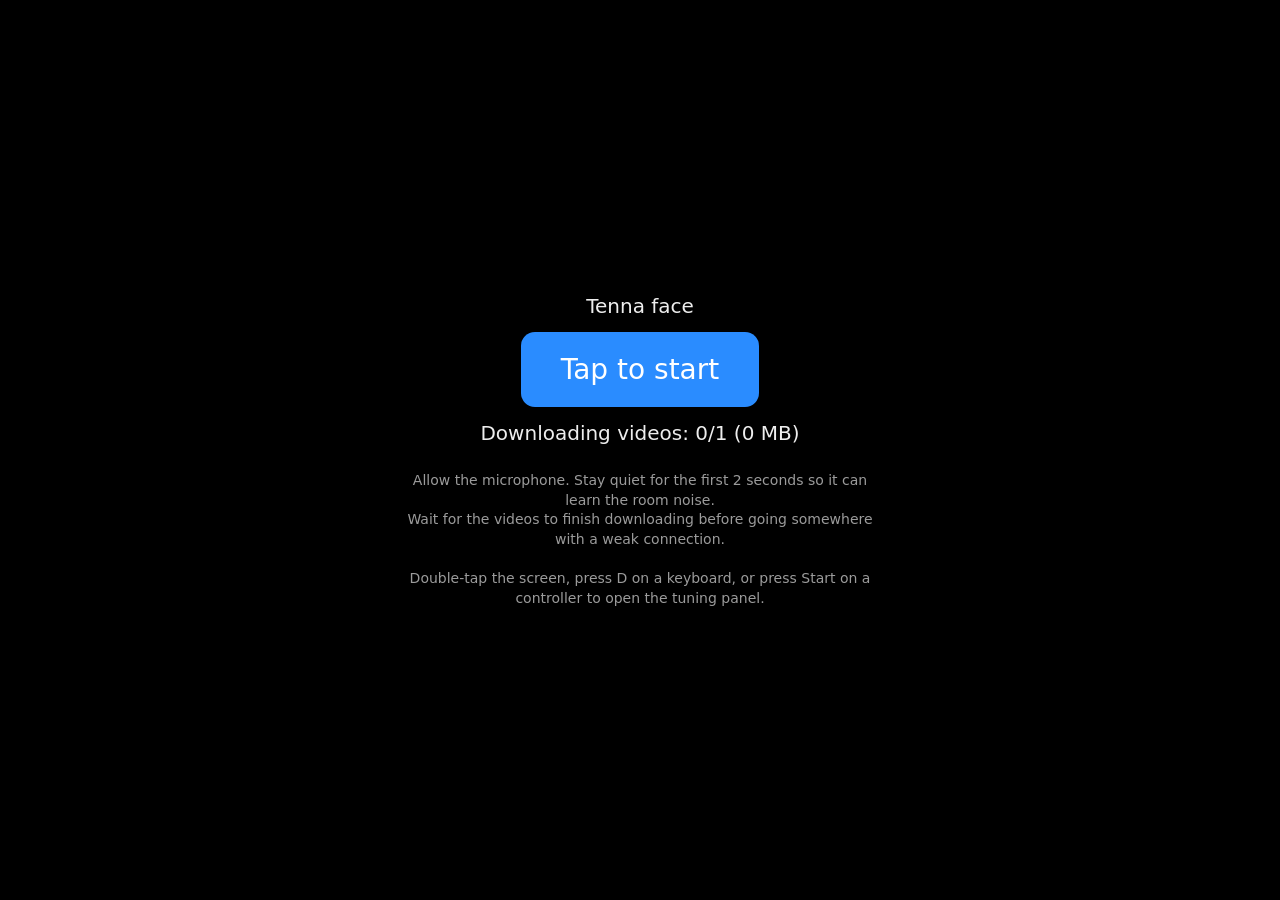
<file: index.html>
<!DOCTYPE html>
<html lang="en">
<head>
<meta charset="utf-8">
<title>Tenna Face</title>
<meta http-equiv="refresh" content="0; url=face.html">
</head>
<body><a href="face.html">Open the face</a> · <a href="README.html">Guide</a></body>
</html>
</file>
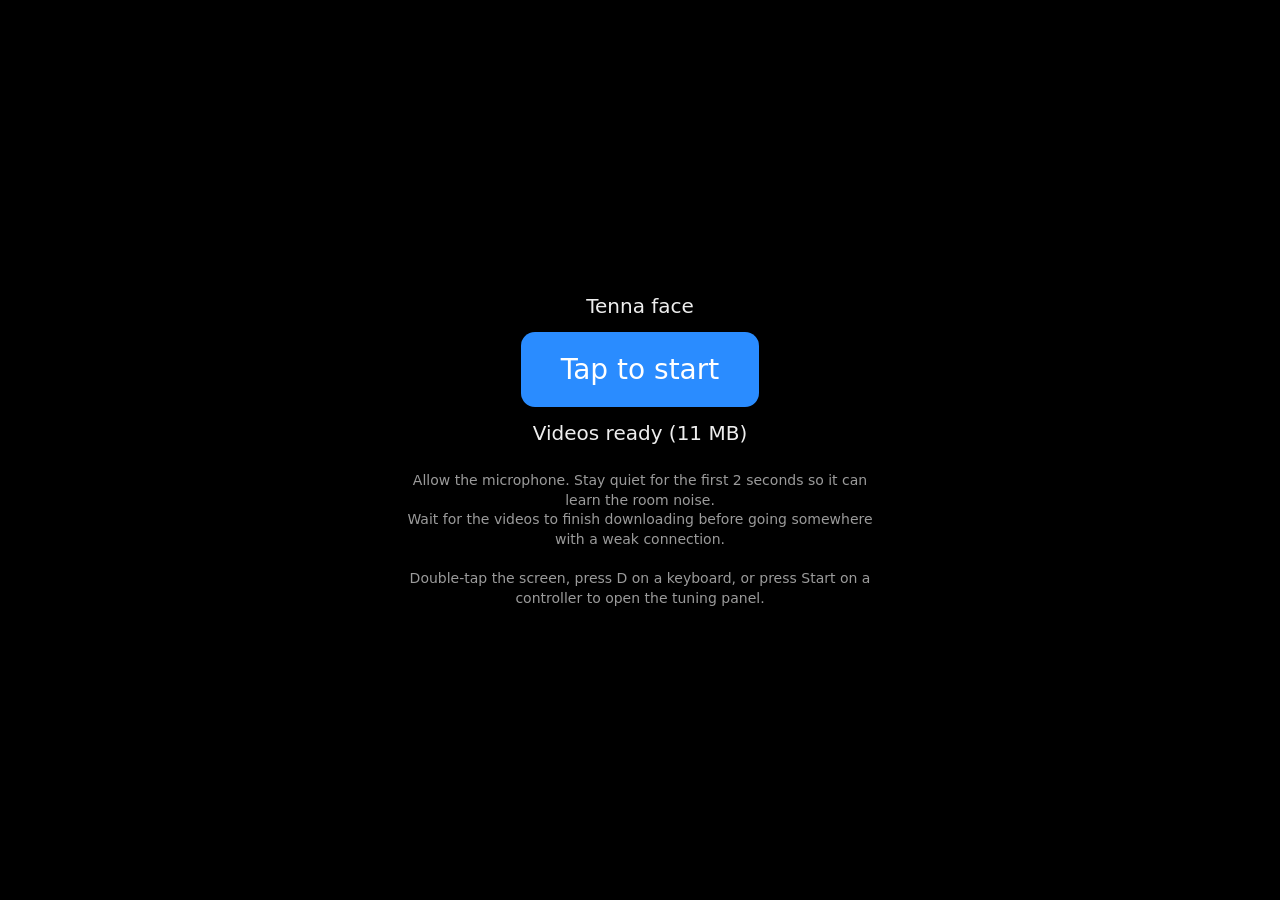
<file: face.html>
<!doctype html>
<html lang="en">
<head>
<meta charset="utf-8">
<meta name="viewport" content="width=device-width, initial-scale=1, viewport-fit=cover, user-scalable=no">
<meta name="apple-mobile-web-app-capable" content="yes">
<meta name="apple-mobile-web-app-status-bar-style" content="black-translucent">
<meta name="apple-mobile-web-app-title" content="Tenna Face">
<link rel="apple-touch-icon" href="assets/icon-180.png">
<title>Tenna Face</title>
<link rel="stylesheet" href="assets/theme.css">
<script>
  // Opened from a Home Screen icon: iOS sizes 100% / inset:0 too short there (a gap at the bottom), 100vh works.
  if (navigator.standalone || matchMedia('(display-mode: standalone)').matches) document.documentElement.classList.add('standalone');
  // The page should never scroll; if iOS scrolls it anyway, taps on fixed elements land off target, so undo it.
  const unscroll = () => { if (scrollX || scrollY) scrollTo(0, 0); };
  addEventListener('scroll', unscroll);
  addEventListener('touchend', () => setTimeout(unscroll, 0));
  if (window.visualViewport) visualViewport.addEventListener('scroll', unscroll);
  // Show script errors on the start screen, so a broken page doesn't just ignore taps.
  addEventListener('error', e => {
    const el = document.getElementById('startErr');
    if (el) el.textContent = 'Error: ' + e.message + (e.lineno ? ' (line ' + e.lineno + ')' : '');
  });
</script>
<style>
  html, body { margin: 0; height: 100%; overflow: hidden; background: var(--screen-bg);
               touch-action: manipulation; -webkit-user-select: none; user-select: none; -webkit-touch-callout: none; }
  #face { position: fixed; inset: 0; }
  #face img { position: absolute; inset: 0; width: 100%; height: 100%; object-fit: contain; visibility: hidden; pointer-events: none; }
  #face img.on { visibility: visible; }
  #face.cover img { object-fit: cover; }
  #tv { position: fixed; inset: 0; width: 100%; height: 100%; background: #000; object-fit: contain; display: none; z-index: 1; }
  #tv.fill { object-fit: cover; }
  #noise { position: fixed; inset: 0; width: 100%; height: 100%; display: none; z-index: 1; image-rendering: auto; }
  #start { position: fixed; inset: 0; z-index: 3; display: flex; flex-direction: column; align-items: center; justify-content: center;
           gap: 12px; background: #000; color: #eee; font: 20px/1.4 -apple-system, system-ui, sans-serif; text-align: center; padding: 24px; }
  /* Home Screen app: iOS lays the page out short (a bar at the bottom); 100vh covers the whole screen. It also makes the
     page a little scrollable, and a scrolled page puts taps off target, so the script snaps it back to the top. */
  html.standalone, html.standalone body { height: 100vh; overscroll-behavior: none; }
  html.standalone #face, html.standalone #tv, html.standalone #noise, html.standalone #start { bottom: auto; height: 100vh; }
  #startErr { color: #ff8a80; font-size: 16px; max-width: 34em; }
  #start button { font: inherit; font-size: 28px; padding: 18px 40px; border-radius: 14px; border: 0; background: #2a8cff; color: #fff; }
  #start small { opacity: .65; font-size: 14px; max-width: 34em; }
  #debug { position: fixed; left: 8px; top: max(8px, env(safe-area-inset-top)); z-index: 2; display: none; max-width: min(460px, calc(100vw - 16px));
           max-height: calc(100vh - 16px - env(safe-area-inset-top)); overflow-y: auto; -webkit-overflow-scrolling: touch;
           padding: 10px 12px; background: rgba(0,0,0,.75); color: #9f9; font: 12px/1.5 ui-monospace, monospace; border-radius: 8px; }
  #debug label { display: block; color: #ccc; margin-top: 10px; font-size: 14px; }
  #debug input[type=range] { -webkit-appearance: none; appearance: none; display: block; width: 100%; min-width: 300px; height: 44px;
                             margin: 2px 0; background: transparent; touch-action: none; }
  #debug input[type=range]::-webkit-slider-runnable-track { height: 10px; border-radius: 5px; background: #555; }
  #debug input[type=range]::-webkit-slider-thumb { -webkit-appearance: none; width: 34px; height: 34px; margin-top: -12px;
                             border-radius: 50%; background: #2a8cff; border: 3px solid #fff; }
  #debug input[type=range]::-moz-range-track { height: 10px; border-radius: 5px; background: #555; }
  #debug input[type=range]::-moz-range-thumb { width: 28px; height: 28px; border-radius: 50%; background: #2a8cff; border: 3px solid #fff; }
  #debug button { font: 14px/1.2 -apple-system, system-ui, sans-serif; margin: 8px 8px 0 0; padding: 10px 14px; min-height: 44px; border-radius: 8px; }
  #debug .warn { color: #fc6; }
  #a2hsHelp { display: none; margin-top: 8px; padding: 8px 10px; border-radius: 6px; background: rgba(255,255,255,.1); color: #eee; }
  #a2hsHelp ol { margin: 4px 0; padding-left: 18px; }
  #a2hsArrow { display: none; position: fixed; top: 6px; right: 24px; z-index: 4; padding: 6px 12px; border-radius: 10px;
               background: #2a8cff; color: #fff; font: 600 16px/1.3 -apple-system, system-ui, sans-serif; pointer-events: none; }
  #meter { width: 100%; height: 10px; background: #333; border-radius: 5px; overflow: hidden; margin: 4px 0; position: relative; }
  #meter i { display: block; height: 100%; width: 0; background: #0f0; }
</style>
</head>
<body>
<div id="face"></div>
<video id="tv" playsinline muted preload="auto"></video>
<canvas id="noise"></canvas>

<div id="start">
  <div>Tenna face</div>
  <button id="go">Tap to start</button>
  <div id="dl"></div>
  <div id="startErr"></div>
  <small>Allow the microphone. Stay quiet for the first 2 seconds so it can learn the room noise.<br>
  Wait for the videos to finish downloading before going somewhere with a weak connection.<br><br>
  Double-tap the screen, press D on a keyboard, or press Start on a controller to open the tuning panel.</small>
</div>

<div id="a2hsArrow">Share button is up here ↗</div>
<div id="debug">
  <div>level <span id="dLevel">-</span> dB · floor <span id="dFloor">-</span> · frame <span id="dFrame">-</span></div>
  <div id="meter"><i id="meterBar"></i></div>
  <div>faces <b id="dStyle">-</b> · mood <b id="dMood">-</b> <span id="dMoodInfo"></span></div>
  <div>voice <span id="dVoice">-</span></div>
  <div>heard <span id="dHeard">-</span></div>
  <div>voice log <span id="dVoiceLog">-</span></div>
  <div>controller <span id="dPad">none</span></div>
  <div>videos <span id="dVideos">-</span></div>
  <div>A/B <span id="dAB">-</span> · page scroll <span id="dScroll">0</span></div>
  <div id="dWarn" class="warn"></div>
  <label>open (dB above floor): <span id="v_open"></span><br><input id="s_open" type="range" min="3" max="30" step="1"></label>
  <label>close (dB above floor): <span id="v_close"></span><br><input id="s_close" type="range" min="1" max="25" step="1"></label>
  <label>widest frame (dB above floor): <span id="v_wide"></span><br><input id="s_wide" type="range" min="6" max="40" step="1"></label>
  <label>release speed: <span id="v_release"></span><br><input id="s_release" type="range" min="0.05" max="0.6" step="0.01"></label>
  <label>min frame time (ms): <span id="v_minFrameMs"></span><br><input id="s_minFrameMs" type="range" min="0" max="200" step="10"></label>
  <button id="fullscreen">Enter full screen</button><button id="a2hs">Add to Home Screen…</button>
  <div id="a2hsHelp">
    Safari doesn't let pages add themselves, so it takes 3 taps:
    <ol>
      <li>Tap Safari's <b>Share</b> button (square with an arrow, top right of the toolbar).</li>
      <li>Scroll down, tap <b>Add to Home Screen</b>, then <b>Add</b>.</li>
      <li>Close this tab and open <b>Tenna Face</b> from the new icon. It runs with no Safari bars and no ✕.</li>
    </ol>
    <button id="a2hsShare">Try the share sheet</button> (if Add to Home Screen isn't listed there, use Safari's own Share button)
  </div>
  <br><button id="recal">Re-learn noise floor</button><button id="voiceBtn">Voice on/off</button><button id="reset">Reset sliders</button>
  <br><button id="voiceSolo">Test: voice without lip-sync</button> (releases the lip-sync mic until reload, to see if it blocks voice)
  <br><button id="styleBtn">Switch faces</button>
  <br><button id="abVideos">Switch video version</button><button id="abStatic">Switch static type</button>
</div>

<script src="assets/manifest.js"></script>
<script src="assets/static-noise.js"></script>
<script src="face-config.js"></script>
<script>
(() => {
  const C = window.FACE_CONFIG, M = window.FACE_MANIFEST;
  const $ = id => document.getElementById(id);
  const sets = Object.fromEntries(M.faces.map(s => [s.id, s]));

  // ---------- tunables (panel changes persist in localStorage when available) ----------
  const cfg = { ...C.lipSync };
  try { Object.assign(cfg, JSON.parse(localStorage.getItem('tennaFaceCfg') || '{}')); } catch (e) {}
  const save = () => { try { localStorage.setItem('tennaFaceCfg', JSON.stringify(cfg)); } catch (e) {} };

  // ---------- face images: every frame preloaded as its own <img>, swapping just toggles a class ----------
  const faceEl = $('face');
  const imgs = {};          // setId -> { frames: [img], extras: [img] }
  for (const mood of Object.values(C.styles).flatMap(st => st.moods)) {
    const s = sets[mood.set];
    if (!s) { console.warn('Unknown set', mood.set); continue; }
    if (imgs[s.id]) continue;
    const mk = f => { const i = new Image(); i.src = `assets/${s.dir}/${f}`; i.alt = ''; faceEl.append(i); return i; };
    imgs[s.id] = { frames: s.frames.map(mk), extras: Object.values(s.extras || {}).map(mk) };
  }
  let shownImg = null;
  function show(img) {
    if (img === shownImg) return;
    if (shownImg) shownImg.classList.remove('on');
    img.classList.add('on');
    shownImg = img;
  }

  // ---------- moods ----------
  const esc = s => s.replace(/[.*+?^${}()|[\]\\]/g, '\\$&');
  // Face style: URL ?faces= wins, then the last pick on this iPad, then face-config.js.
  let style = new URLSearchParams(location.search).get('faces');
  try { style = style || localStorage.getItem('tennaFaceStyle'); } catch (e) {}
  if (!C.styles[style]) style = C.styles[C.faceStyle] ? C.faceStyle : Object.keys(C.styles)[0];
  let moods, moodById, triggers = [];
  let baseMood;                                                             // set by controller / keyboard
  let voiceMood = null, voiceUntil = 0;                                     // set by trigger words
  const currentMood = () => (voiceMood && (C.voice.moodSeconds <= 0 || performance.now() < voiceUntil)) ? voiceMood : baseMood;
  function setBaseMood(id) { baseMood = id; voiceMood = null; backToFace(); }
  function stepMood(d) {
    const i = moods.findIndex(m => m.id === currentMood());
    setBaseMood(moods[(i + d + moods.length) % moods.length].id);
  }
  function applyStyle(name) {
    style = name;
    const st = C.styles[style];
    moods = st.moods;
    moodById = Object.fromEntries(moods.map(m => [m.id, m]));
    const trig = (t, what) => ({ ...what, word: t, re: new RegExp(`\\b${esc(t.toLowerCase())}\\b`, 'g') });
    triggers = [...moods.flatMap(m => m.triggers.map(t => trig(t, { mood: m.id }))),
                ...(C.voice.colorBars || []).map(t => trig(t, { bars: true }))];
    if (!moodById[baseMood]) baseMood = moodById[st.defaultMood] ? st.defaultMood : moods[0].id;  // same mood id kept if it exists
    voiceMood = null;
    faceEl.classList.toggle('cover', st.fit === 'cover');
    document.body.style.background = st.background;
    try { localStorage.setItem('tennaFaceStyle', style); } catch (e) {}
  }
  function nextStyle() {
    const names = Object.keys(C.styles);
    applyStyle(names[(names.indexOf(style) + 1) % names.length]);
    frameIdx = 0;
    show(imgs[moodById[currentMood()].set].frames[0]);
  }

  // ---------- audio level -> mouth frame ----------
  let ctx, analyser, buf, track;
  let floorDb = -60, level = -100, calibrateUntil = 0, calSamples = [];
  let isOpen = false, frameIdx = 0, lastFrameChange = 0, quietSince = 0, extraUntil = 0, extraImg = null, nextExtra = 0;

  async function startAudio() {
    ctx = new (window.AudioContext || window.webkitAudioContext)();
    const stream = await navigator.mediaDevices.getUserMedia({
      audio: { echoCancellation: false, noiseSuppression: false, autoGainControl: false }
    });
    track = stream.getAudioTracks()[0];
    const src = ctx.createMediaStreamSource(stream);
    analyser = ctx.createAnalyser();
    analyser.fftSize = 1024;
    analyser.smoothingTimeConstant = 0;
    src.connect(analyser);
    buf = new Float32Array(analyser.fftSize);
    await ctx.resume();
    recalibrate();
  }
  function recalibrate() { calibrateUntil = performance.now() + 2000; calSamples = []; }

  function readLevel(now) {
    if (!analyser) return;
    if (ctx.state !== 'running') ctx.resume();
    analyser.getFloatTimeDomainData(buf);
    let sum = 0;
    for (let i = 0; i < buf.length; i++) sum += buf[i] * buf[i];
    const db = 20 * Math.log10(Math.sqrt(sum / buf.length) + 1e-8);
    level = db > level ? db : level + (db - level) * cfg.release;   // fast attack, slower release
    if (calibrateUntil) {
      calSamples.push(db);
      if (now > calibrateUntil) {
        calSamples.sort((a, b) => a - b);
        floorDb = calSamples[Math.floor(calSamples.length * 0.9)];  // 90th percentile of the quiet period
        calibrateUntil = 0;
      }
    }
  }

  function updateMouth(now) {
    const set = imgs[moodById[currentMood()].set];
    const n = set.frames.length;
    const rel = calibrateUntil ? -99 : level - floorDb;
    if (!isOpen && rel > cfg.open) isOpen = true;
    else if (isOpen && rel < cfg.close) isOpen = false;

    let want = 0;
    if (isOpen) {
      if (n <= 2) want = n - 1;
      else {
        const t = Math.max(0, Math.min(1, (rel - cfg.close) / Math.max(1, cfg.wide - cfg.close)));
        want = 1 + Math.round(t * (n - 2));
      }
    }
    if (want !== frameIdx && now - lastFrameChange >= cfg.minFrameMs) { frameIdx = Math.min(want, n - 1); lastFrameChange = now; }
    frameIdx = Math.min(frameIdx, n - 1);   // mood may have changed to a set with fewer frames

    // occasional idle flourish (a set's `extras`) while quiet
    if (isOpen) quietSince = now;
    if (C.idleExtras && set.extras.length && !isOpen && now - quietSince > 1500 && now > nextExtra) {
      extraImg = set.extras[Math.floor(Math.random() * set.extras.length)];
      extraUntil = now + 350;
      nextExtra = now + 4000 + Math.random() * 5000;
    }
    if (isOpen || !set.extras.includes(extraImg)) extraUntil = 0;
    show(now < extraUntil ? extraImg : set.frames[frameIdx]);
  }

  // ---------- TV: transitions and channels ----------
  const tv = $('tv');
  tv.muted = !C.tv.sound;
  // A/B options: face-config.js sets the defaults, URL parameters override them (?videos=original&static=video).
  const params = new URLSearchParams(location.search);
  const videoVersion = params.get('videos') || C.tv.videos;     // 'small' | 'original'
  const staticType = params.get('static') || C.tv.static;       // 'generated' | 'video'
  const channelFile = v => (videoVersion === 'small' && v.small) || v.file;
  const staticClip = M.transitions.find(t => t.file.includes('static')).file;
  const barsClip = M.transitions.find(t => t.file.includes('color-bars')).file;
  const noise = StaticNoise($('noise'));
  let tvMode = 'face', channelIdx = -1, tvTimer = 0;
  function playTv(file, { loop = true, fill = false } = {}) {
    tv.loop = loop;
    tv.classList.toggle('fill', fill);
    tv.src = videoUrl[file] || `assets/${file}`;
    tv.style.display = 'block';
    tv.play().catch(() => {});
  }
  // Download videos into memory (blob URLs) so playback never depends on the connection.
  const videoUrl = {};
  const dlEl = $('dl');
  const toLoad = [barsClip, ...(staticType === 'video' ? [staticClip] : []),
                  ...(C.tv.preloadChannels ? M.channels.map(channelFile) : [])];
  let dlDone = 0, dlFailed = 0, dlBytes = 0;
  const dlText = () => {
    const mb = (dlBytes / 1048576).toFixed(0);
    dlEl.textContent = dlDone + dlFailed < toLoad.length
      ? `Downloading videos: ${dlDone}/${toLoad.length} (${mb} MB)`
      : dlFailed ? `Videos: ${dlFailed} failed to download, they will stream instead` : `Videos ready (${mb} MB)`;
  };
  (async () => {
    dlText();
    for (const file of toLoad) {  // one at a time, transitions first
      try {
        const res = await fetch(`assets/${file}`);
        if (!res.ok) throw new Error(res.status);
        const reader = res.body.getReader(), parts = [];
        for (;;) {
          const { done, value } = await reader.read();
          if (done) break;
          parts.push(value); dlBytes += value.length; dlText();
        }
        videoUrl[file] = URL.createObjectURL(new Blob(parts, { type: file.endsWith('.mp4') ? 'video/mp4' : 'video/quicktime' }));
        dlDone++;
      } catch (e) { dlFailed++; console.warn('Video download failed', file, e); }
      dlText();
    }
  })();

  function stopTv() { tv.pause(); tv.removeAttribute('src'); tv.load(); tv.style.display = 'none'; }
  function viaStatic(then) {
    clearTimeout(tvTimer);
    if (staticType === 'video') playTv(staticClip, { fill: true });
    else noise.start();
    tvTimer = setTimeout(() => { then(); noise.stop(); }, C.tv.transitionMs);
  }
  function backToFace() {
    if (tvMode === 'face') return;
    tvMode = 'face';
    viaStatic(stopTv);
  }
  function nextChannel() {
    if (!M.channels.length) return;
    channelIdx = (channelIdx + 1) % M.channels.length;
    tvMode = 'channel';
    viaStatic(() => playTv(channelFile(M.channels[channelIdx])));
  }
  function toggleBars() {
    if (tvMode === 'bars') return backToFace();
    tvMode = 'bars';
    clearTimeout(tvTimer);
    noise.stop();
    playTv(barsClip, { fill: true });
  }
  function staticBurst() {
    if (tvMode !== 'face') return;
    viaStatic(stopTv);
  }

  // ---------- voice trigger words (Safari speech recognition) ----------
  const SR = window.SpeechRecognition || window.webkitSpeechRecognition;
  let rec = null, voiceOn = false, voiceStatus = SR ? 'off' : 'not supported on this browser', heard = '', fired = {}, restartDelay = 300;

  // Safari doesn't always fire onend after an error, so a dead recogniser is dropped by hand
  // (otherwise rec stays set and every later start returns early, doing nothing).
  function dropRec() {
    if (!rec) return;
    const r = rec;
    rec = null; fired = {};
    r.onstart = r.onresult = r.onerror = r.onend = null;
    try { r.abort(); } catch (e) {}
  }
  let everListened = false, lastError = '', quickEnds = 0, startedAt = 0, gotResult = false;
  // short event log for the panel: seconds since the tap, event name
  let voiceT0 = 0, voiceLog = [];
  const vlog = ev => { voiceLog.push(((performance.now() - voiceT0) / 1000).toFixed(1) + 's ' + ev); voiceLog = voiceLog.slice(-8); };
  function startVoice() {
    if (!SR) return;
    if (rec && voiceOn) return;
    dropRec();
    voiceOn = true;
    voiceStatus = 'starting';
    startedAt = performance.now(); gotResult = false;
    vlog('start');
    rec = new SR();
    rec.lang = C.voice.lang;
    rec.continuous = true;
    rec.interimResults = true;
    rec.onstart = () => { voiceStatus = 'listening'; everListened = true; vlog('listening'); };
    rec.onresult = e => {
      if (!gotResult) vlog('heard something');
      gotResult = true; quickEnds = 0; restartDelay = 300;
      for (let i = e.resultIndex; i < e.results.length; i++) {
        const text = e.results[i][0].transcript.toLowerCase();
        heard = text.slice(-60);
        // count each trigger's matches in this result; only new ones fire (interim results repeat the same words)
        const seen = fired[i] || (fired[i] = {});
        let best = null;
        for (const t of triggers) {
          const hits = [...text.matchAll(t.re)];
          const key = t.re.source;
          if (hits.length > (seen[key] || 0)) {
            const pos = hits[hits.length - 1].index;
            if (!best || pos > best.pos) best = { ...t, pos };
          }
          // also lower the count: Safari can reuse a result slot for a new phrase, and a stale count
          // stopped a word said again (e.g. "okay" back to neutral) from firing
          seen[key] = hits.length;
        }
        if (best) {
          vlog(`"${best.word}" -> ${best.bars ? 'colour bars' : best.mood}`);
          if (best.bars) { if (tvMode !== 'bars') toggleBars(); }
          else { voiceMood = best.mood; voiceUntil = performance.now() + C.voice.moodSeconds * 1000; backToFace(); }
        }
      }
    };
    rec.onerror = e => {
      lastError = e.error + (e.message ? ' ' + e.message : '');
      vlog('error ' + lastError);
      voiceStatus = 'error: ' + e.error;
      if (e.error === 'not-allowed' || e.error === 'service-not-allowed') {
        voiceOn = false; dropRec();
        // a restart without a tap can be refused after it already worked; a first refusal is a settings problem
        voiceStatus += everListened ? ' (iOS stopped it: tap Voice to turn it back on)'
                                    : ' (check Settings > Siri & Dictation is on, and Safari / the app may use the mic)';
      }
    };
    rec.onend = () => {
      rec = null; fired = {};
      vlog('ended');
      if (!voiceOn) { voiceStatus = 'off'; return; }
      // ending within 2 s with nothing heard, again and again, means it can't run: stop and say why
      quickEnds = (!gotResult && performance.now() - startedAt < 2000) ? quickEnds + 1 : 0;
      if (quickEnds >= 4) {
        voiceOn = false;
        voiceStatus = `error: keeps stopping straight away${lastError ? ' (' + lastError + ')' : ' (no error given)'}`;
        return;
      }
      voiceStatus = 'restarting' + (lastError ? ` (last error: ${lastError})` : '');
      setTimeout(() => { if (voiceOn) startVoice(); }, restartDelay);
      restartDelay = Math.min(restartDelay * 2, 5000);   // back off if it keeps ending straight away
    };
    try { rec.start(); } catch (e) { voiceStatus = 'error: ' + e.message; voiceOn = false; dropRec(); }
  }
  function stopVoice() { voiceOn = false; voiceMood = null; dropRec(); voiceStatus = 'off'; }
  const toggleVoice = () => {
    if (voiceOn) return stopVoice();
    voiceT0 = performance.now(); voiceLog = []; lastError = ''; quickEnds = 0; restartDelay = 300;
    startVoice();
  };

  // ---------- input: keyboard and gamepad ----------
  const dbg = $('debug');
  const toggleDebug = () => { dbg.style.display = dbg.style.display === 'block' ? 'none' : 'block'; };
  const actions = { prevMood: () => stepMood(-1), nextMood: () => stepMood(1), nextChannel, backToFace,
                    colorBars: toggleBars, staticBurst, toggleVoice, faceStyle: nextStyle, debug: toggleDebug };

  document.addEventListener('keydown', e => {
    if (e.target.tagName === 'INPUT') return;
    const k = e.key.length === 1 ? e.key.toLowerCase() : e.key;
    const mood = moods.find(m => m.key === k);
    if (mood) { setBaseMood(mood.id); e.preventDefault(); return; }
    for (const [name, c] of Object.entries(C.controls)) {
      if (c.keys.includes(k)) { actions[name](); e.preventDefault(); return; }
    }
  });

  let padPrev = [], padInfo = 'none', lastButton = '-';
  function pollGamepad() {
    const pads = navigator.getGamepads ? [...navigator.getGamepads()].filter(Boolean) : [];
    if (!pads.length) { padInfo = 'none'; return; }
    const p = pads[0];
    padInfo = `${p.id.slice(0, 40)} · last button ${lastButton}`;
    p.buttons.forEach((b, i) => {
      const down = b.pressed || b.value > 0.5;
      if (down && !padPrev[i]) {
        lastButton = i;
        const mood = moods.find(m => m.button === i);
        if (mood) setBaseMood(mood.id);
        else for (const [name, c] of Object.entries(C.controls)) if (c.button === i) actions[name]();
      }
      padPrev[i] = down;
    });
  }

  let lastTap = 0;
  document.addEventListener('pointerdown', e => {
    if (dbg.contains(e.target) || $('start').contains(e.target)) return;
    const t = performance.now();
    if (t - lastTap < 350) toggleDebug();
    lastTap = t;
  });

  // ---------- tuning panel ----------
  for (const key of ['open', 'close', 'wide', 'release', 'minFrameMs']) {
    const s = $('s_' + key), v = $('v_' + key);
    const sync = () => { s.value = cfg[key]; v.textContent = cfg[key]; };
    sync();
    s.addEventListener('input', () => { cfg[key] = +s.value; v.textContent = cfg[key]; save(); });
    $('reset').addEventListener('click', () => { cfg[key] = C.lipSync[key]; sync(); save(); });
  }
  // Full screen (hides Safari's toolbars). Needs a tap, so it's a panel button rather than a controller action.
  const fsEl = document.documentElement;
  const fsActive = () => document.fullscreenElement || document.webkitFullscreenElement;
  const fsBtn = $('fullscreen');
  const fsLabel = () => { fsBtn.textContent = fsActive() ? 'Exit full screen' : 'Enter full screen'; };
  // Opened from a Home Screen icon: already free of Safari's bars, and Safari's full-screen mode would only add its X button.
  const homeScreenApp = navigator.standalone || matchMedia('(display-mode: standalone)').matches;
  if (homeScreenApp) fsBtn.hidden = $('a2hs').hidden = true;
  // Add to Home Screen can't be started by a page; this leaves full screen (so Safari's toolbar is back) and shows the steps.
  $('a2hs').addEventListener('click', async () => {
    const help = $('a2hsHelp'), arrow = $('a2hsArrow');
    const showing = help.style.display === 'block';
    help.style.display = arrow.style.display = showing ? 'none' : 'block';
    if (!showing && fsActive()) { try { await (document.exitFullscreen || document.webkitExitFullscreen).call(document); } catch (e) {} }
    if (!showing) setTimeout(() => { arrow.style.display = 'none'; }, 8000);
  });
  if (!navigator.share) $('a2hsShare').hidden = true;
  $('a2hsShare').addEventListener('click', () => {
    navigator.share({ title: 'Tenna Face', url: location.href }).catch(() => {});
  });
  if (!homeScreenApp && !(fsEl.requestFullscreen || fsEl.webkitRequestFullscreen)) { fsBtn.disabled = true; fsBtn.textContent = 'Full screen not supported here (use Safari)'; }
  fsBtn.addEventListener('click', async () => {
    try {
      if (fsActive()) await (document.exitFullscreen || document.webkitExitFullscreen).call(document);
      else await (fsEl.requestFullscreen || fsEl.webkitRequestFullscreen).call(fsEl);
    } catch (e) { fsBtn.textContent = 'Full screen failed (use Safari, or Add to Home Screen): ' + e.message; }
  });
  document.addEventListener('fullscreenchange', fsLabel);
  document.addEventListener('webkitfullscreenchange', fsLabel);
  $('recal').addEventListener('click', recalibrate);
  $('voiceBtn').addEventListener('click', toggleVoice);
  $('voiceSolo').addEventListener('click', () => {
    if (track) track.stop();
    if (voiceOn) stopVoice();
    toggleVoice();
    vlog('lip-sync mic released');
  });
  $('styleBtn').addEventListener('click', nextStyle);
  if (Object.keys(C.styles).length < 2) $('styleBtn').style.display = 'none';
  if (!M.channels.length) $('abVideos').style.display = 'none';
  // A/B switches reload the page with the other option (this downloads that version's videos)
  const reloadWith = (k, v) => { params.set(k, v); location.search = params.toString(); };
  $('abVideos').addEventListener('click', () => reloadWith('videos', videoVersion === 'small' ? 'original' : 'small'));
  $('abStatic').addEventListener('click', () => reloadWith('static', staticType === 'video' ? 'generated' : 'video'));

  function updateDebug(now) {
    if (dbg.style.display !== 'block') return;
    $('dLevel').textContent = level.toFixed(1);
    $('dFloor').textContent = calibrateUntil ? 'learning' : floorDb.toFixed(1);
    $('dFrame').textContent = `${frameIdx}${isOpen ? ' (open)' : ''}`;
    $('meterBar').style.width = Math.max(0, Math.min(100, (level + 70) / 70 * 100)) + '%';
    const vm = voiceMood && (C.voice.moodSeconds <= 0 || now < voiceUntil);
    $('dStyle').textContent = style;
    $('dMood').textContent = currentMood();
    $('dMoodInfo').textContent = vm ? `(voice, ${C.voice.moodSeconds > 0 ? Math.ceil((voiceUntil - now) / 1000) + ' s left' : 'held'}; base ${baseMood})` : '(base)';
    $('dVoice').textContent = voiceStatus;
    $('voiceBtn').textContent = !SR ? 'Voice: not supported here' : voiceOn ? `Voice: on (${voiceStatus}) - tap to turn off`
      : voiceStatus.startsWith('error') ? 'Voice: off (error, see voice line) - tap to retry' : 'Voice: off - tap to turn on';
    $('dHeard').textContent = heard || '-';
    $('dVoiceLog').textContent = voiceLog.join(' · ') || '-';
    $('dPad').textContent = padInfo;
    $('dVideos').textContent = dlEl.textContent;
    $('dAB').textContent = `videos ${videoVersion}, static ${staticType}`;
    $('dScroll').textContent = Math.round(scrollY) + (window.visualViewport ? '/' + Math.round(visualViewport.offsetTop) : '');
    $('dWarn').textContent = track && (track.muted || track.readyState === 'ended')
      ? 'Mic stream is muted/ended. Speech recognition may have taken the mic: turn voice off, then reload.' : '';
  }

  function loop(now) {
    pollGamepad();
    readLevel(now);
    updateMouth(now);
    updateDebug(now);
    requestAnimationFrame(loop);
  }

  // ---------- start (a user gesture is required for the mic, audio and video in Safari) ----------
  applyStyle(style);
  show(imgs[moodById[baseMood].set].frames[0]);
  $('go').addEventListener('click', async () => {
    const go = $('go'), err = $('startErr');
    if (go.disabled) return;
    go.disabled = true; go.textContent = 'Starting…'; err.textContent = '';
    try {
      // the mic prompt can hang on iOS without an answer; give up after 15 s instead of doing nothing
      await Promise.race([startAudio(), new Promise((_, no) => setTimeout(() => no(new Error('the microphone did not respond')), 15000))]);
    } catch (e) {
      err.textContent = 'Microphone failed: ' + e.message + '. The mic needs an https:// address. ' +
        'From a Home Screen icon, check Settings > Safari > Microphone (or Settings > Privacy > Microphone) and try again.';
      go.disabled = false; go.textContent = 'Tap to start';
      return;
    }
    $('start').style.display = 'none';
    try { if (navigator.wakeLock) await navigator.wakeLock.request('screen'); } catch (e) {}
    document.addEventListener('visibilitychange', async () => {
      if (document.visibilityState === 'visible') { try { await navigator.wakeLock?.request('screen'); } catch (e) {} }
    });
    if (C.voice.enabled) startVoice();
    requestAnimationFrame(loop);
  });
})();
</script>
</body>
</html>
</file>
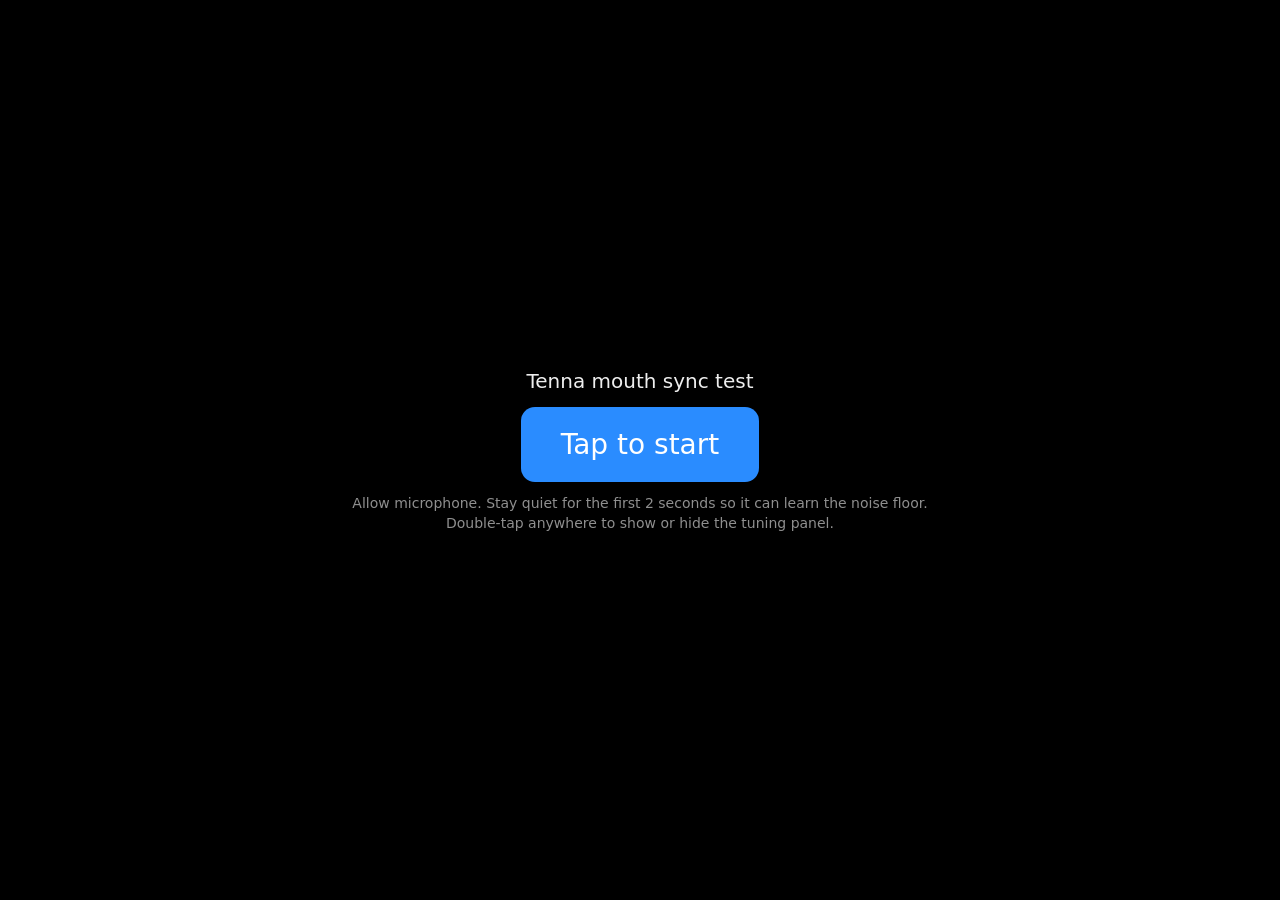
<file: mouth-test.html>
<!doctype html>
<html lang="en">
<head>
<meta charset="utf-8">
<meta name="viewport" content="width=device-width, initial-scale=1, viewport-fit=cover, user-scalable=no">
<meta name="apple-mobile-web-app-capable" content="yes">
<meta name="apple-mobile-web-app-status-bar-style" content="black-translucent">
<title>Tenna mouth test</title>
<style>
  html, body { margin: 0; height: 100%; background: #000; overflow: hidden; touch-action: manipulation; -webkit-user-select: none; user-select: none; }
  canvas { display: block; width: 100vw; height: 100vh; }
  #start { position: fixed; inset: 0; display: flex; flex-direction: column; align-items: center; justify-content: center; gap: 12px;
           background: #000; color: #eee; font: 20px/1.4 -apple-system, system-ui, sans-serif; text-align: center; padding: 24px; }
  #start button { font: inherit; font-size: 28px; padding: 18px 40px; border-radius: 14px; border: 0; background: #2a8cff; color: #fff; }
  #start small { opacity: .6; font-size: 14px; }
  #debug { position: fixed; left: 8px; top: 8px; padding: 8px 10px; background: rgba(0,0,0,.6); color: #0f0; font: 12px/1.5 monospace;
           border-radius: 8px; display: none; z-index: 2; }
  #debug label { display: block; color: #ccc; }
  #debug input[type=range] { width: 180px; vertical-align: middle; }
  #meter { width: 180px; height: 10px; background: #222; border-radius: 5px; overflow: hidden; margin: 4px 0; }
  #meter i { display: block; height: 100%; width: 0; background: #0f0; }
</style>
</head>
<body>
<canvas id="c"></canvas>

<div id="start">
  <div>Tenna mouth sync test</div>
  <button id="go">Tap to start</button>
  <small>Allow microphone. Stay quiet for the first 2 seconds so it can learn the noise floor.<br>
  Double-tap anywhere to show or hide the tuning panel.</small>
</div>

<div id="debug">
  <div>level: <span id="dLevel">-</span> dB &nbsp; floor: <span id="dFloor">-</span> dB &nbsp; state: <span id="dState">-</span></div>
  <div id="meter"><i id="meterBar"></i></div>
  <label>open threshold (dB above floor): <span id="vOpen"></span><br><input id="sOpen" type="range" min="3" max="30" step="1"></label>
  <label>close threshold (dB above floor): <span id="vClose"></span><br><input id="sClose" type="range" min="1" max="25" step="1"></label>
  <label>wide threshold (dB above floor): <span id="vWide"></span><br><input id="sWide" type="range" min="6" max="40" step="1"></label>
  <label>release speed: <span id="vRel"></span><br><input id="sRel" type="range" min="0.05" max="0.6" step="0.01"></label>
  <div><button id="recal">Re-learn noise floor</button></div>
</div>

<script>
(() => {
  // ---------- tunables (persisted in localStorage) ----------
  const DEFAULTS = { open: 12, close: 7, wide: 22, release: 0.25 };
  let cfg = { ...DEFAULTS };
  try { Object.assign(cfg, JSON.parse(localStorage.getItem('mouthcfg') || '{}')); } catch (e) {}
  const save = () => { try { localStorage.setItem('mouthcfg', JSON.stringify(cfg)); } catch (e) {} };

  // ---------- audio ----------
  let ctx, analyser, buf;
  let floorDb = -60, level = -100, calibrating = 0, calSamples = [];
  let mouth = 0;          // 0 closed, 1 half, 2 open, 3 wide
  let mouthAmt = 0;       // 0..1 smoothed openness used for drawing

  async function startAudio() {
    ctx = new (window.AudioContext || window.webkitAudioContext)();
    const stream = await navigator.mediaDevices.getUserMedia({
      audio: { echoCancellation: false, noiseSuppression: false, autoGainControl: false }
    });
    const src = ctx.createMediaStreamSource(stream);
    analyser = ctx.createAnalyser();
    analyser.fftSize = 1024;
    analyser.smoothingTimeConstant = 0;
    src.connect(analyser);
    buf = new Float32Array(analyser.fftSize);
    await ctx.resume();
    recalibrate();
  }

  function recalibrate() { calibrating = performance.now() + 2000; calSamples = []; }

  function readLevel() {
    if (!analyser) return;
    analyser.getFloatTimeDomainData(buf);
    let sum = 0;
    for (let i = 0; i < buf.length; i++) sum += buf[i] * buf[i];
    const rms = Math.sqrt(sum / buf.length);
    const db = 20 * Math.log10(rms + 1e-8);
    // fast attack, slower release
    level = db > level ? db : level + (db - level) * cfg.release;

    if (calibrating) {
      calSamples.push(db);
      if (performance.now() > calibrating) {
        calSamples.sort((a, b) => a - b);
        floorDb = calSamples[Math.floor(calSamples.length * 0.9)]; // 90th percentile of the quiet period
        calibrating = 0;
      }
      return;
    }
    const rel = level - floorDb;
    // hysteresis: open above cfg.open, close below cfg.close
    if (mouth === 0 && rel > cfg.open) mouth = 2;
    else if (mouth > 0 && rel < cfg.close) mouth = 0;
    if (mouth > 0) {
      if (rel > cfg.wide) mouth = 3;
      else if (rel > cfg.open) mouth = 2;
      else mouth = 1;
    }
  }

  // ---------- drawing ----------
  const canvas = document.getElementById('c');
  const g = canvas.getContext('2d');
  let W = 0, H = 0, dpr = 1;
  function resize() {
    dpr = Math.min(window.devicePixelRatio || 1, 2);
    W = canvas.clientWidth; H = canvas.clientHeight;
    canvas.width = W * dpr; canvas.height = H * dpr;
    g.setTransform(dpr, 0, 0, dpr, 0, 0);
  }
  window.addEventListener('resize', resize); resize();

  let nextBlink = performance.now() + 2500, blinkT = 0;
  function draw(now) {
    // smooth the mouth toward its target state
    const target = [0, 0.35, 0.7, 1][mouth];
    mouthAmt += (target - mouthAmt) * (target > mouthAmt ? 0.5 : 0.25);

    // blink schedule
    if (now > nextBlink) { blinkT = now; nextBlink = now + 2500 + Math.random() * 4000; }
    const b = Math.min((now - blinkT) / 140, 1);            // 0..1 over 140 ms
    const eyeOpen = b < 1 ? Math.abs(Math.cos(b * Math.PI)) : 1;

    g.fillStyle = '#000'; g.fillRect(0, 0, W, H);
    const s = Math.min(W / 4, H / 3);                        // scale unit for a 4:3 face
    const cx = W / 2, cy = H / 2;
    const col = '#38f2ff';
    g.fillStyle = col; g.strokeStyle = col; g.lineCap = 'round';
    g.shadowColor = col; g.shadowBlur = s * 0.15;

    // eyes
    const ew = s * 0.55, eh = s * 0.32 * Math.max(eyeOpen, 0.08);
    for (const dx of [-1, 1]) {
      g.beginPath();
      g.ellipse(cx + dx * s * 0.8, cy - s * 0.45, ew / 2, eh / 2, 0, 0, Math.PI * 2);
      g.fill();
    }

    // mouth: a lens that grows in height with mouthAmt
    const mw = s * 1.3, mh = s * 0.06 + mouthAmt * s * 0.7;
    const my = cy + s * 0.55;
    g.beginPath();
    g.moveTo(cx - mw / 2, my);
    g.quadraticCurveTo(cx, my + mh, cx + mw / 2, my);
    g.quadraticCurveTo(cx, my - mh * 0.5, cx - mw / 2, my);
    g.fill();
    g.shadowBlur = 0;
  }

  function loop(now) { readLevel(); draw(now); updateDebug(); requestAnimationFrame(loop); }

  // ---------- debug / tuning panel ----------
  const dbg = document.getElementById('debug');
  const $ = id => document.getElementById(id);
  const bind = (slider, label, key) => {
    $(slider).value = cfg[key]; $(label).textContent = cfg[key];
    $(slider).addEventListener('input', e => { cfg[key] = +e.target.value; $(label).textContent = cfg[key]; save(); });
  };
  bind('sOpen', 'vOpen', 'open'); bind('sClose', 'vClose', 'close'); bind('sWide', 'vWide', 'wide'); bind('sRel', 'vRel', 'release');
  $('recal').addEventListener('click', recalibrate);
  function updateDebug() {
    if (dbg.style.display !== 'block') return;
    $('dLevel').textContent = level.toFixed(1);
    $('dFloor').textContent = calibrating ? 'learning' : floorDb.toFixed(1);
    $('dState').textContent = ['closed', 'half', 'open', 'wide'][mouth];
    $('meterBar').style.width = Math.max(0, Math.min(100, (level + 70) / 70 * 100)) + '%';
  }
  let lastTap = 0;
  canvas.addEventListener('pointerdown', () => {
    const t = performance.now();
    if (t - lastTap < 350) dbg.style.display = dbg.style.display === 'block' ? 'none' : 'block';
    lastTap = t;
  });

  // ---------- start (must be a user gesture for Safari) ----------
  $('go').addEventListener('click', async () => {
    try {
      await startAudio();
      $('start').style.display = 'none';
      try { if (navigator.wakeLock) await navigator.wakeLock.request('screen'); } catch (e) {}
      requestAnimationFrame(loop);
    } catch (e) {
      alert('Microphone failed: ' + e.message + '\nThe page must be served over HTTPS (or localhost) for Safari to allow the mic.');
    }
  });
})();
</script>
</body>
</html>
</file>
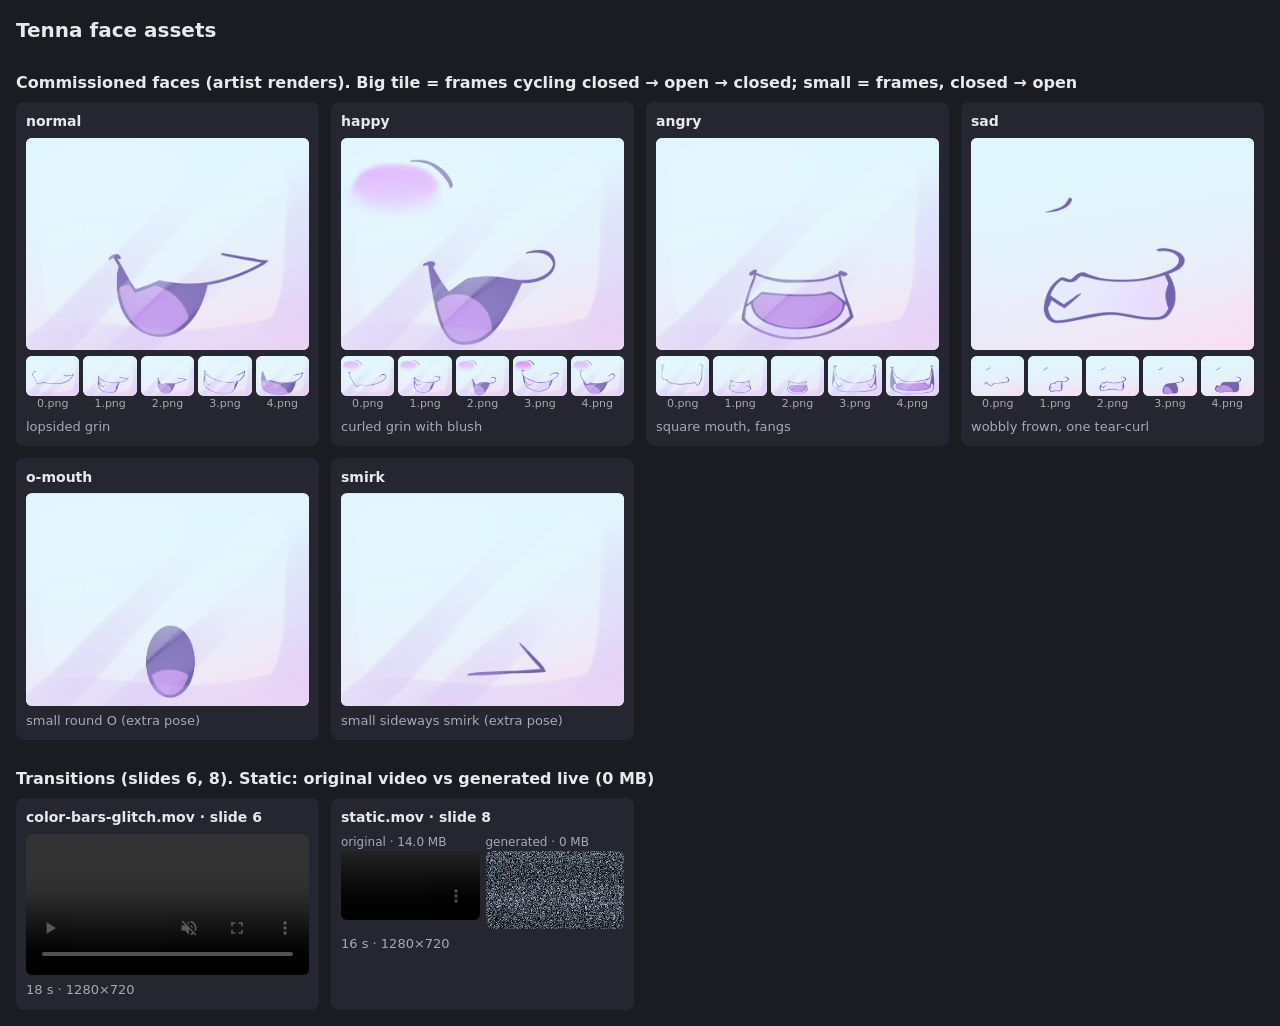
<file: preview.html>
<!DOCTYPE html>
<html lang="en">
<head>
<meta charset="utf-8">
<meta name="viewport" content="width=device-width, initial-scale=1">
<title>Tenna Face Assets</title>
<link rel="stylesheet" href="assets/theme.css">
<style>
  body { margin: 0; padding: 16px; background: #1b1b22; color: #e8e8ee; font: 15px/1.4 system-ui, sans-serif; }
  h1 { font-size: 20px; margin: 0 0 8px; }
  h2 { font-size: 16px; margin: 28px 0 8px; }
  .bar { display: flex; flex-wrap: wrap; gap: 12px; align-items: center; margin-bottom: 8px; }
  .bar code { background: #2a2a34; padding: 2px 6px; border-radius: 4px; }
  .grid { display: grid; grid-template-columns: repeat(auto-fill, minmax(260px, 1fr)); gap: 12px; }
  .card { background: #262630; border-radius: 8px; padding: 10px; }
  .card h3 { font-size: 14px; margin: 0 0 6px; }
  .card p { margin: 6px 0 0; color: #a8a8b8; font-size: 13px; }
  .screen { background: var(--screen-bg); aspect-ratio: 4 / 3; border-radius: 6px; display: block; width: 100%; object-fit: contain; }
  .frames { display: flex; gap: 4px; margin-top: 6px; }
  .frames figure { margin: 0; flex: 1; text-align: center; font-size: 11px; color: #a8a8b8; }
  .frames img { width: 100%; }
  video, canvas.noise { width: 100%; border-radius: 6px; background: #000; display: block; }
  canvas.noise { aspect-ratio: 16 / 9; }
  .ab { display: grid; grid-template-columns: 1fr 1fr; gap: 6px; }
  .ab div { font-size: 12px; color: #a8a8b8; }
</style>
</head>
<body>
<h1>Tenna face assets</h1>
<h2>Commissioned faces (artist renders). Big tile = frames cycling closed → open → closed; small = frames, closed → open</h2>
<div class="grid" id="Commissioned"></div>

<h2>Transitions (slides 6, 8). Static: original video vs generated live (0 MB)</h2>
<div class="grid" id="transitions"></div>


<script src="assets/manifest.js"></script>
<script src="assets/static-noise.js"></script>
<script>
  const M = window.FACE_MANIFEST;

  const loops = [];
  for (const set of M.faces) {
    const grid = document.getElementById(set.style);
    if (!grid) continue;
    const dir = `assets/${set.dir}/`;
    const card = document.createElement('div');
    card.className = 'card';
    const extras = Object.entries(set.extras || {});
    card.innerHTML = `<h3>${set.id}${set.slide ? ' · slide ' + set.slide : ''}</h3>
      <img class="screen" src="${dir}${set.frames[0]}" alt="">
      ${set.frames.length + extras.length < 2 ? '' : `<div class="frames">
        ${set.frames.map(f => `<figure><img class="screen" src="${dir}${f}" alt=""><figcaption>${f}</figcaption></figure>`).join('')}
        ${extras.map(([k, f]) => `<figure><img class="screen" src="${dir}${f}" alt=""><figcaption>${k}</figcaption></figure>`).join('')}
      </div>`}
      <p>${set.looks}</p>`;
    grid.append(card);
    // the original video's loop if there is one, else ping-pong through the frames: 0 1 2 3 4 3 2 1
    const seq = set.sourceLoop || set.frames.concat(set.frames.slice(1, -1).reverse());
    loops.push({ img: card.querySelector('img'), dir, seq });
  }
  let tick = 0;
  setInterval(() => {
    tick++;
    for (const l of loops) l.img.src = l.dir + l.seq[tick % l.seq.length];
  }, 1000 / M.posesPerSecond);

  const vid = f => `<video src="assets/${f}" controls muted playsinline preload="metadata"></video>`;
  for (const kind of ['transitions', 'channels']) {
    for (const v of M[kind]) {
      const isStatic = v.file.includes('static');
      const card = document.createElement('div');
      card.className = 'card';
      const b = v.small ? vid(v.small) : isStatic ? '<canvas class="noise"></canvas>' : '';
      card.innerHTML = `<h3>${v.file.split('/').pop()} · slide ${v.slide}</h3>
        ${b ? `<div class="ab"><div>original <span class="mb" data-f="${v.file}"></span>${vid(v.file)}</div>
               <div>${isStatic ? 'generated · 0 MB' : `small <span class="mb" data-f="${v.small}"></span>`}${b}</div></div>` : vid(v.file)}
        <p>${v.seconds.toFixed(0)} s · ${v.size.join('×')}${v.warning ? ' · ⚠ ' + v.warning : ''}</p>`;
      document.getElementById(kind)?.append(card);
      if (isStatic) StaticNoise(card.querySelector('canvas')).start();
    }
  }
  // file sizes (needs a web server; skipped when opened from disk)
  for (const el of document.querySelectorAll('.mb')) {
    fetch('assets/' + el.dataset.f, { method: 'HEAD' })
      .then(r => { const n = +r.headers.get('content-length'); if (n) el.textContent = '· ' + (n / 1048576).toFixed(1) + ' MB'; })
      .catch(() => {});
  }
</script>
</body>
</html>
</file>
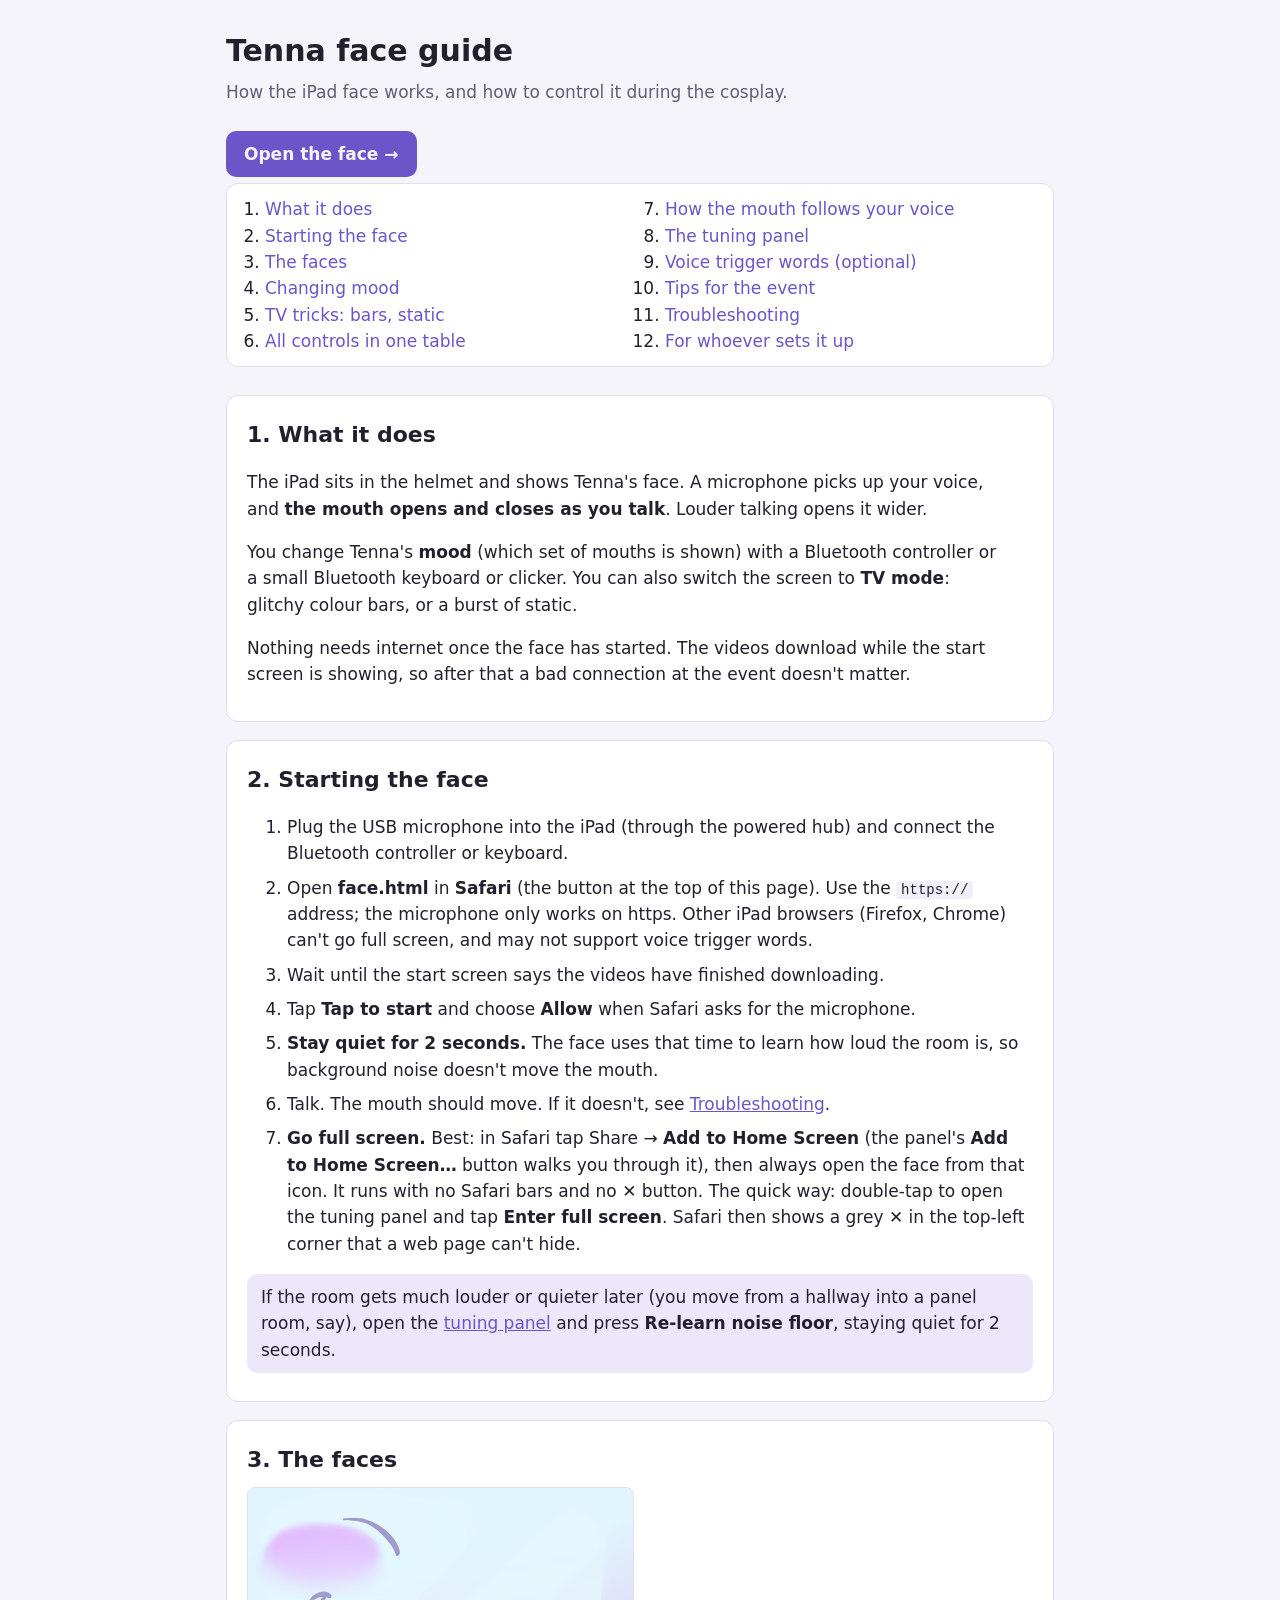
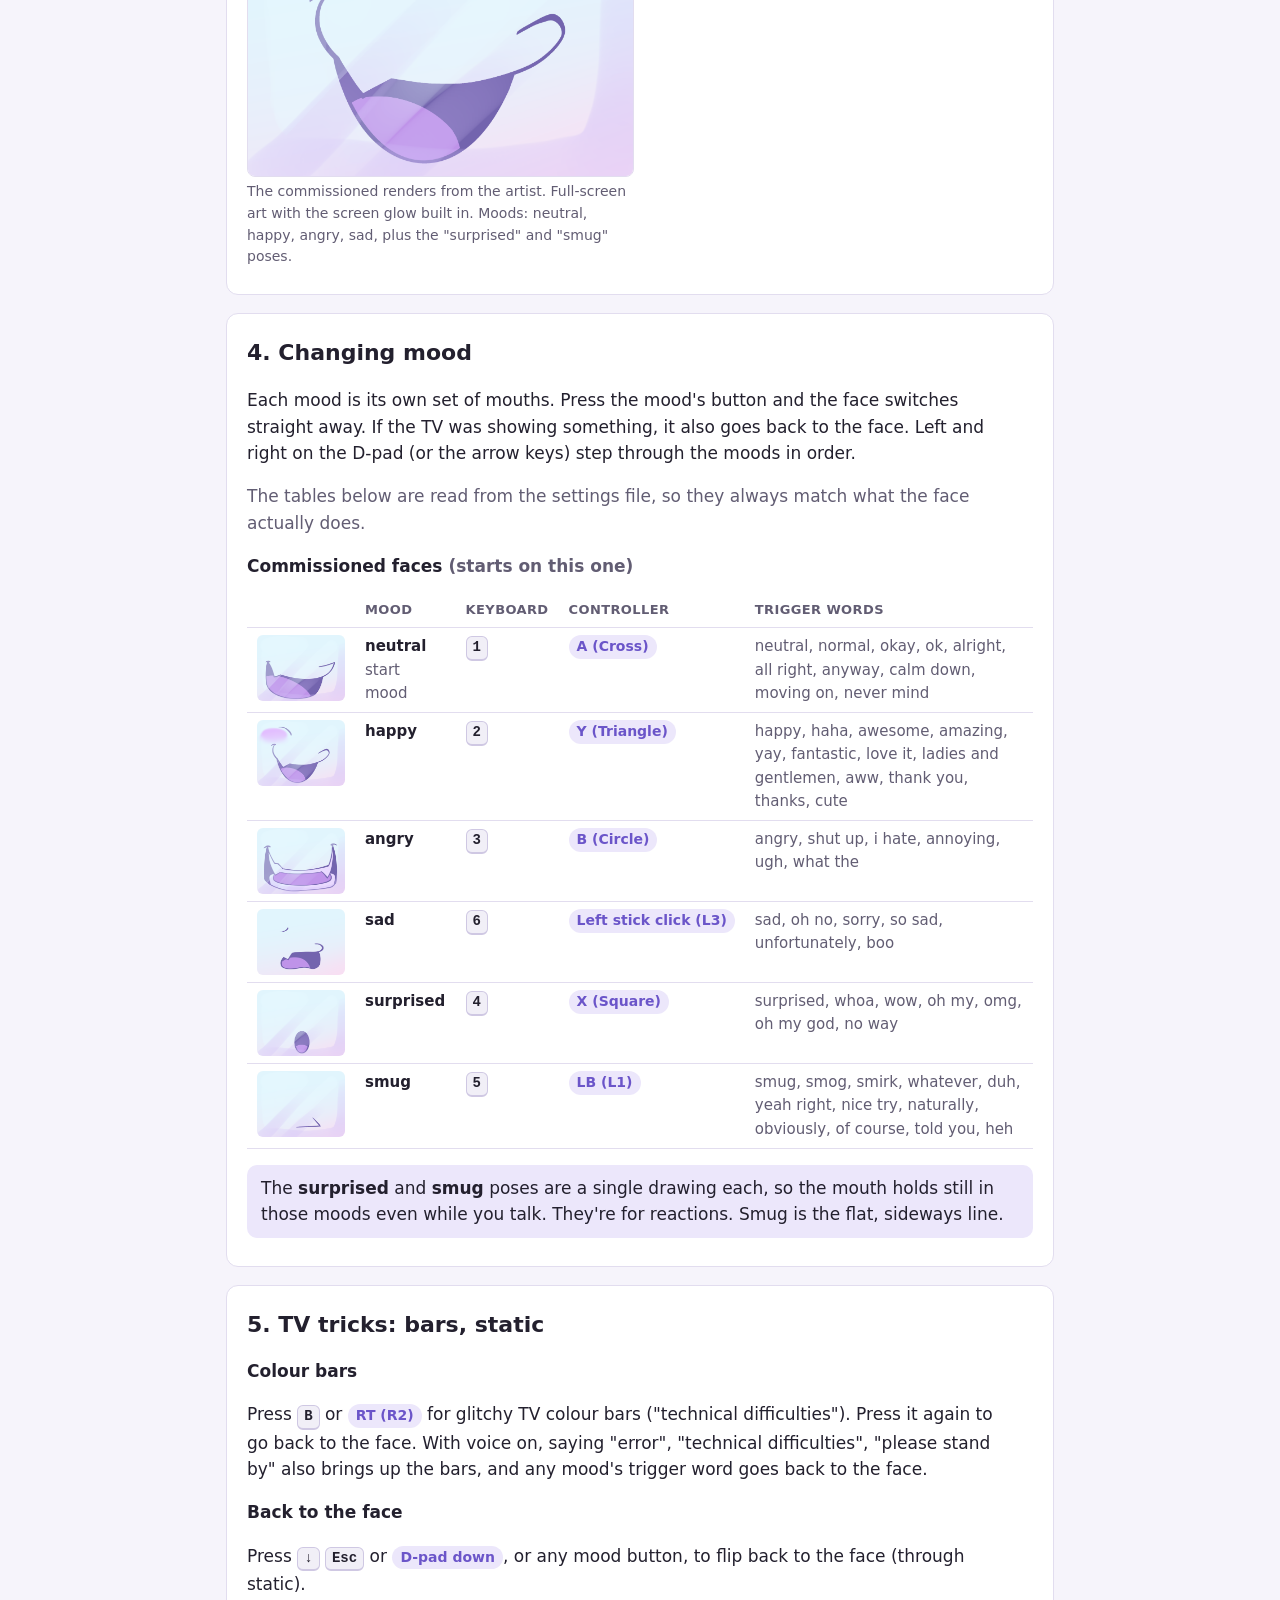
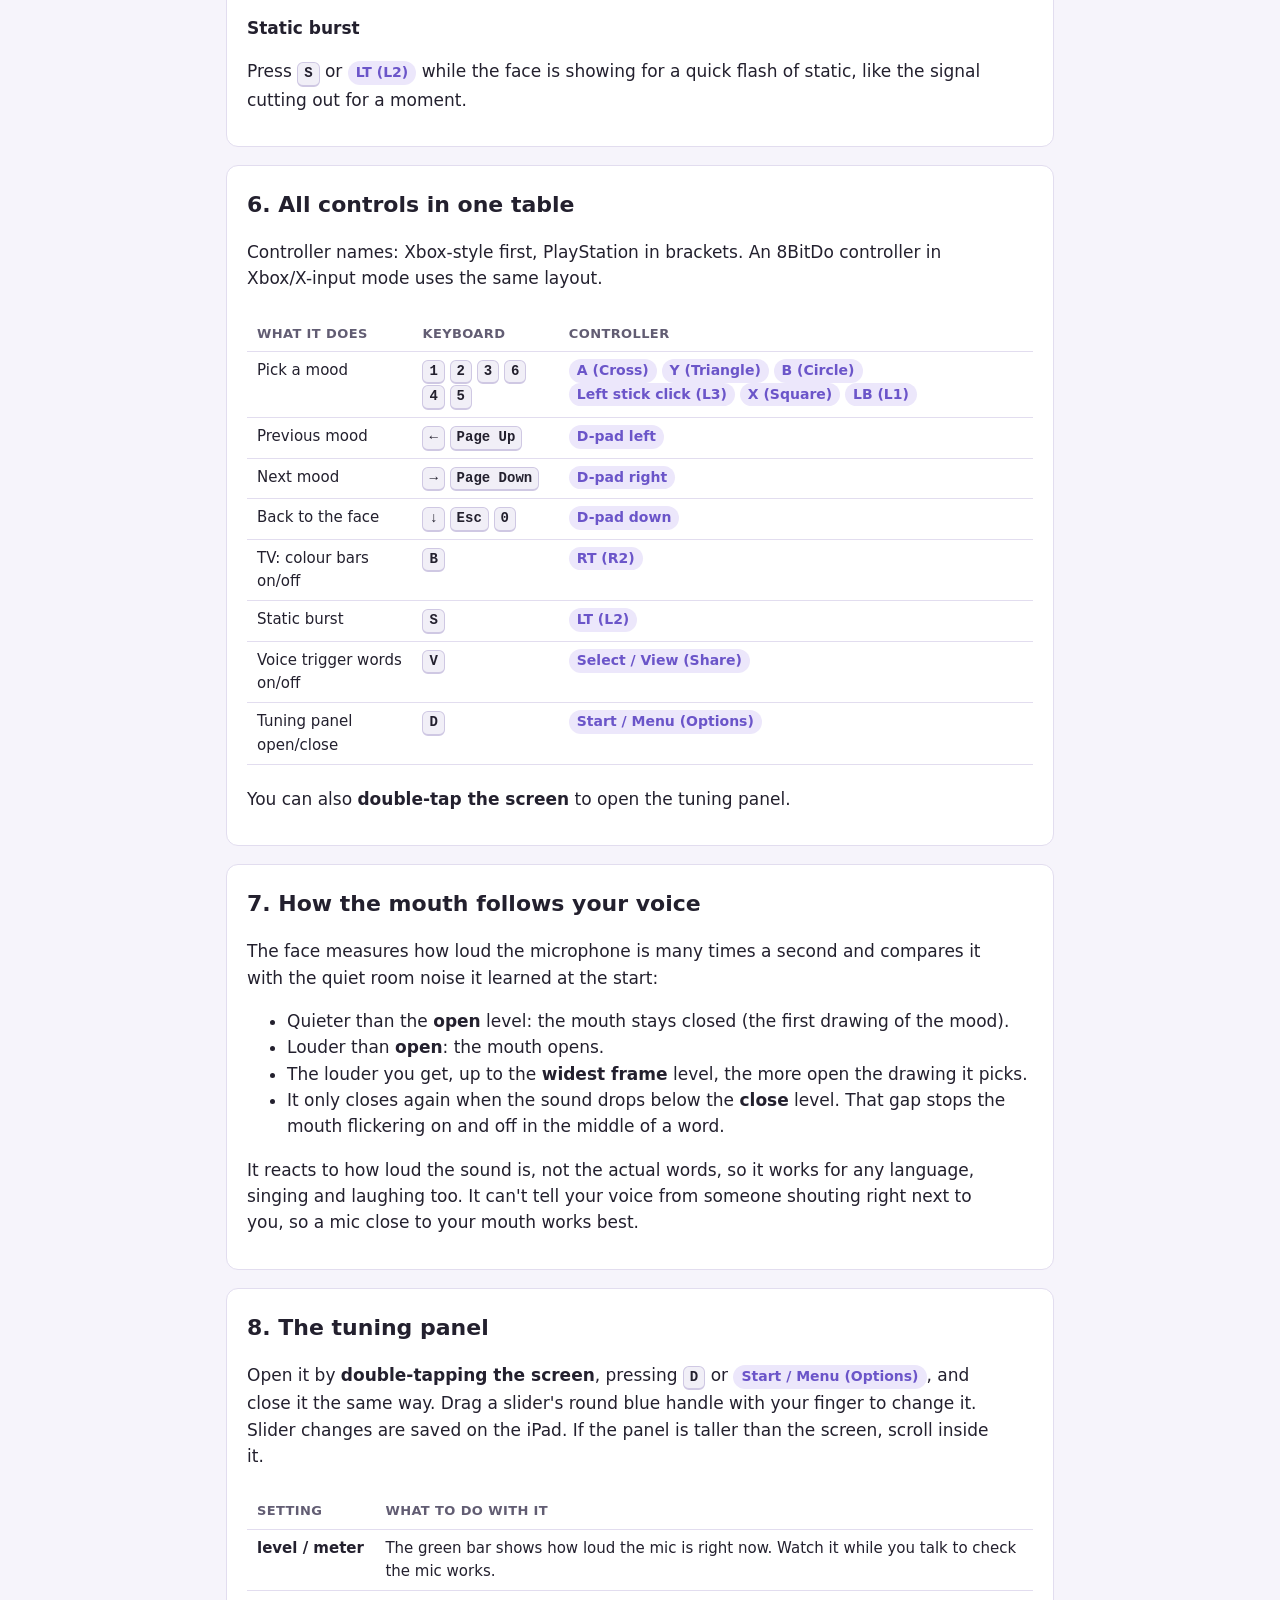
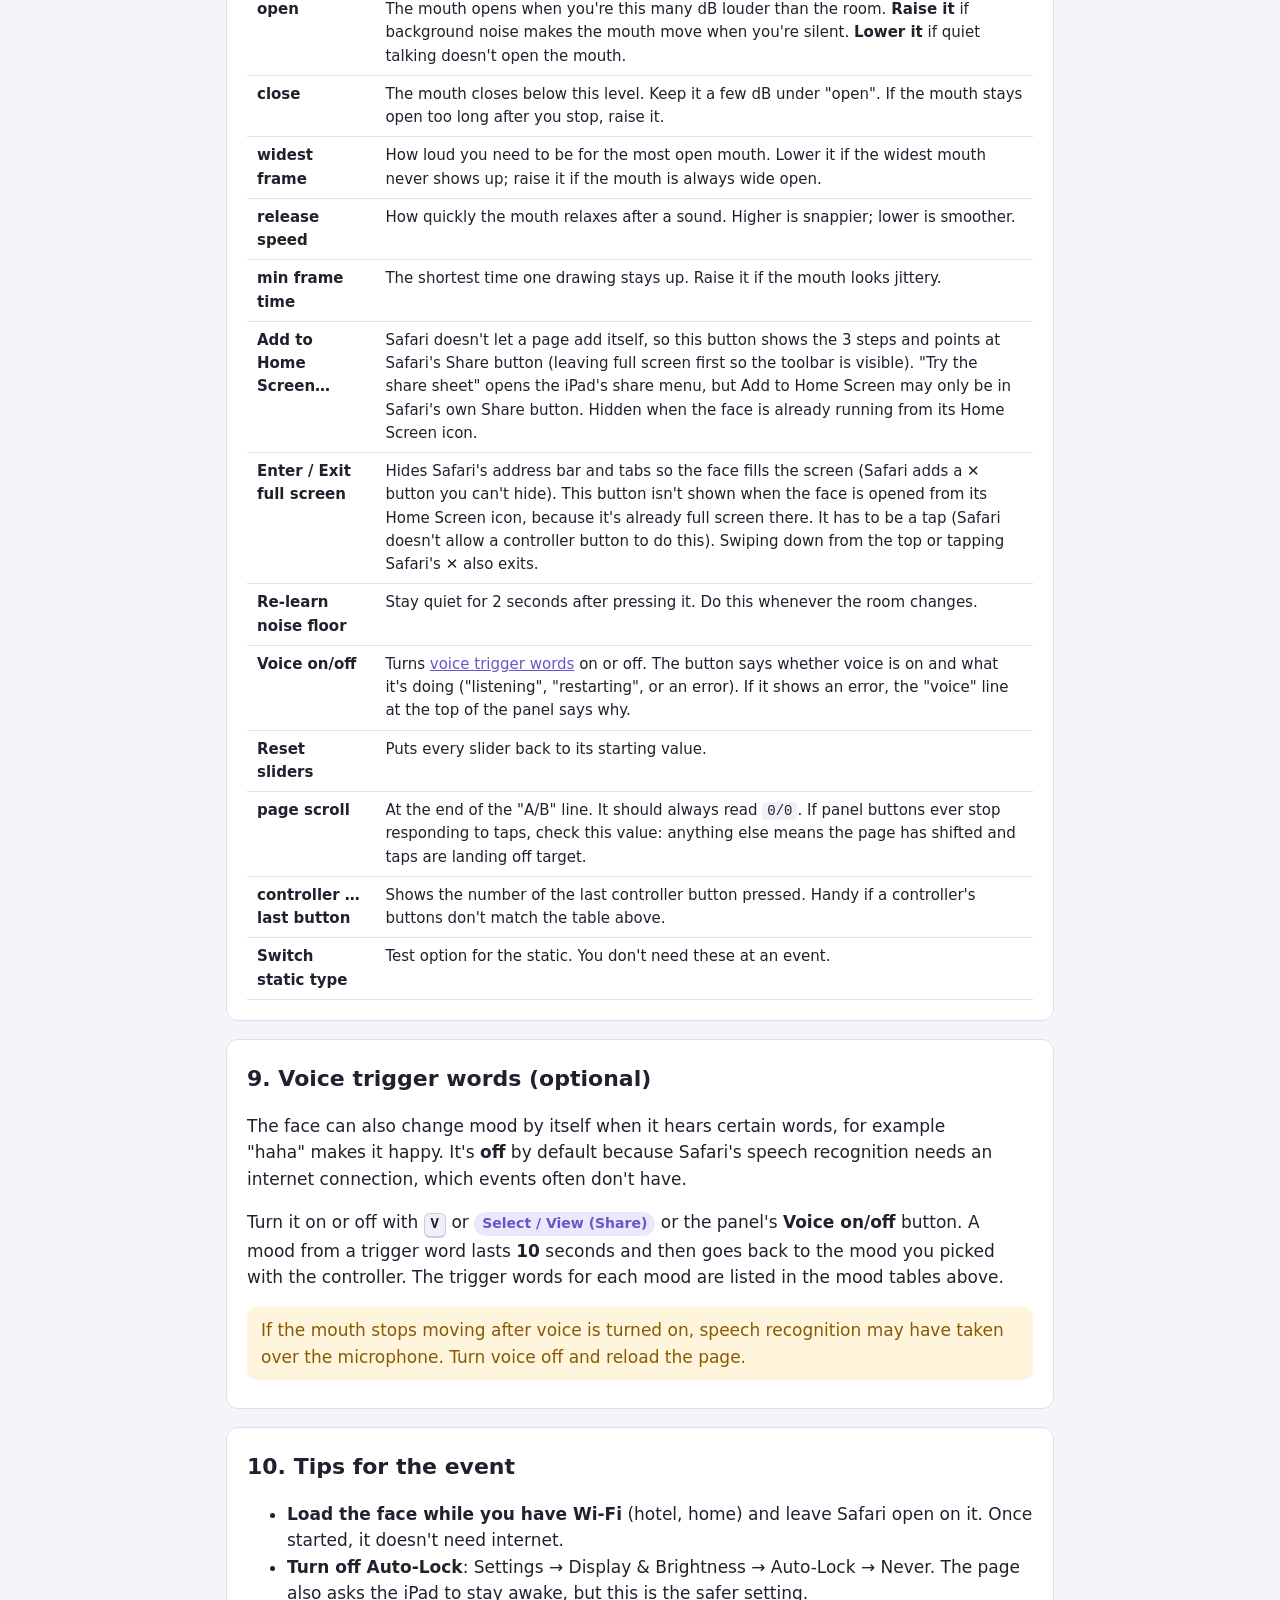
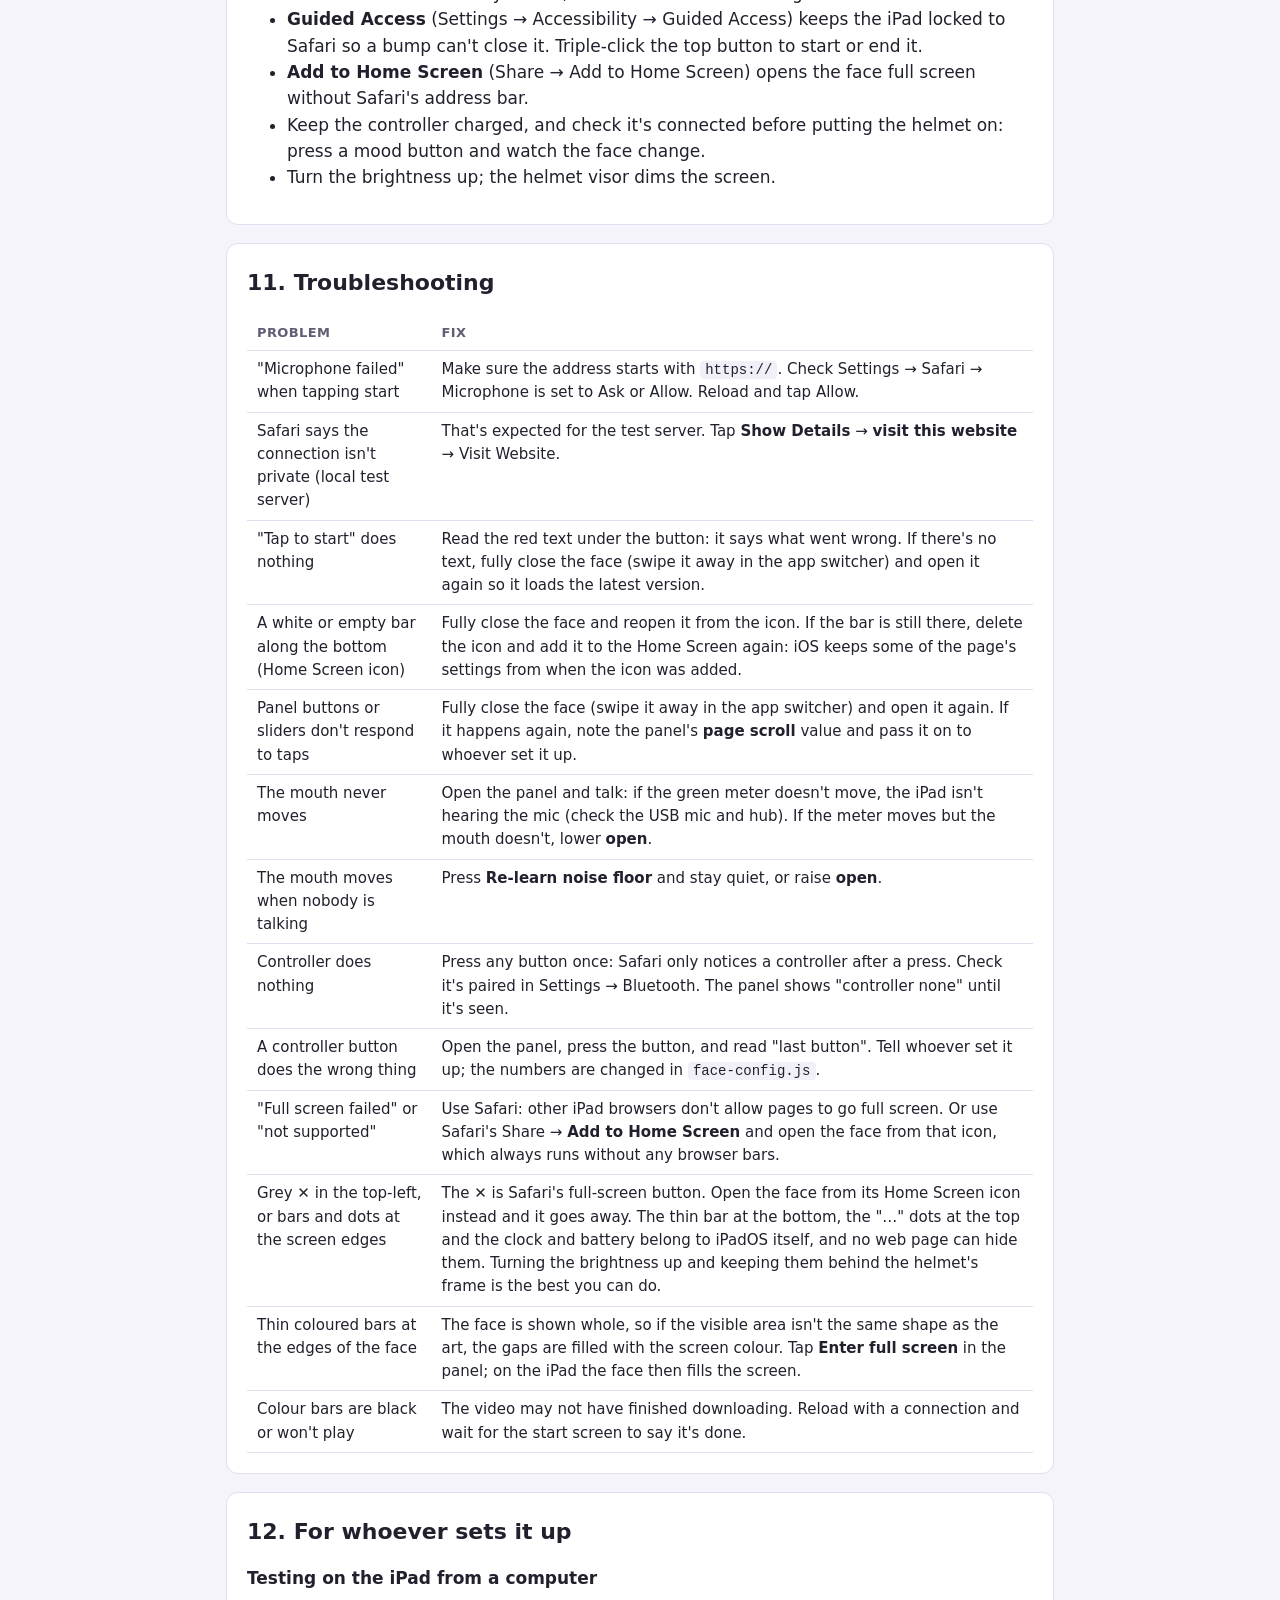
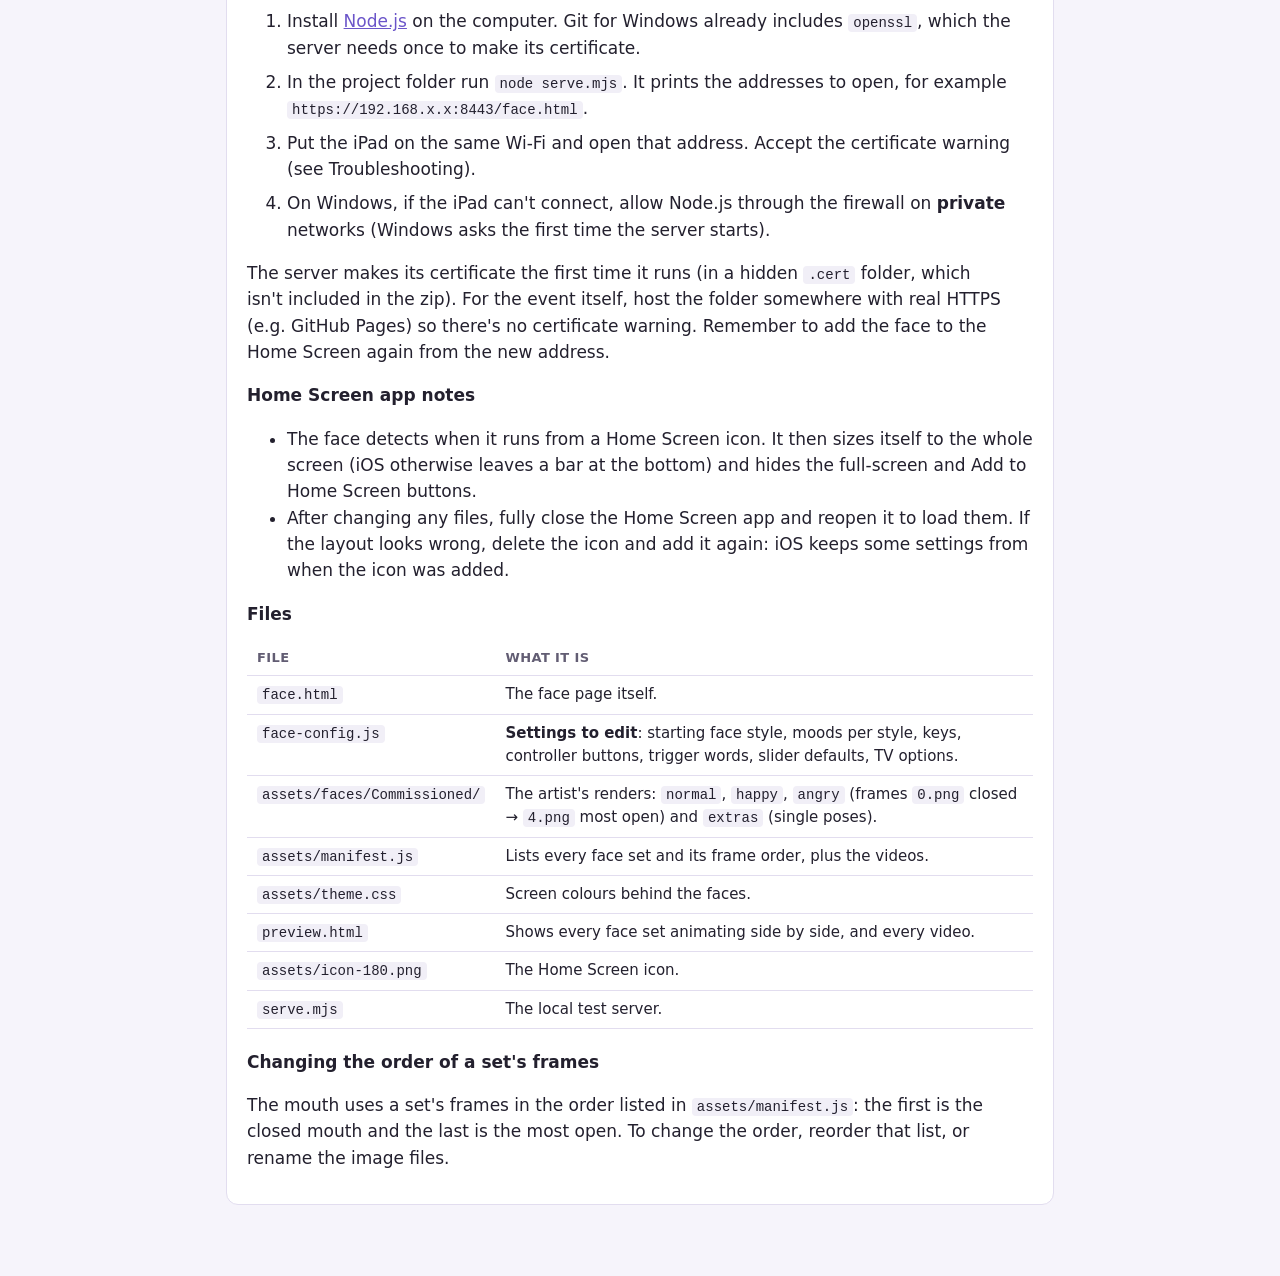
<file: README.html>
<!doctype html>
<html lang="en">
<head>
<meta charset="utf-8">
<meta name="viewport" content="width=device-width, initial-scale=1">
<title>Tenna Face Guide</title>
<style>
  :root {
    --bg: #f6f4fb; --card: #ffffff; --text: #23202e; --muted: #625d73; --line: #e2ddef;
    --accent: #6b55c9; --accent-soft: #ece7fb; --key-bg: #f1eff7; --key-line: #cfc8e3; --warn: #8a5a00; --warn-bg: #fff4dc;
  }
  @media (prefers-color-scheme: dark) {
    :root:not([data-theme="light"]) {
      --bg: #17151f; --card: #211e2b; --text: #ece9f5; --muted: #a49fb6; --line: #34303f;
      --accent: #b5a6ff; --accent-soft: #2d2842; --key-bg: #2b2737; --key-line: #4a4560; --warn: #ffd27a; --warn-bg: #3a2f17;
    }
  }
  :root[data-theme="dark"] {
    --bg: #17151f; --card: #211e2b; --text: #ece9f5; --muted: #a49fb6; --line: #34303f;
    --accent: #b5a6ff; --accent-soft: #2d2842; --key-bg: #2b2737; --key-line: #4a4560; --warn: #ffd27a; --warn-bg: #3a2f17;
  }
  * { box-sizing: border-box; }
  body { margin: 0; background: var(--bg); color: var(--text); font: 17px/1.55 -apple-system, system-ui, "Segoe UI", sans-serif; }
  main { max-width: 860px; margin: 0 auto; padding: 28px 16px 64px; }
  h1 { font-size: 30px; margin: 0 0 4px; }
  .lede { color: var(--muted); margin: 0 0 20px; }
  nav { background: var(--card); border: 1px solid var(--line); border-radius: 12px; padding: 12px 16px; margin-bottom: 28px; }
  nav ol { margin: 0; padding-left: 22px; columns: 2; column-gap: 28px; }
  nav a { color: var(--accent); text-decoration: none; }
  @media (max-width: 560px) { nav ol { columns: 1; } }
  section { background: var(--card); border: 1px solid var(--line); border-radius: 12px; padding: 4px 20px 16px; margin-bottom: 18px; }
  h2 { font-size: 22px; margin: 18px 0 8px; }
  h3 { font-size: 17px; margin: 16px 0 6px; }
  p, li { max-width: 70ch; }
  ol.steps > li { margin-bottom: 8px; }
  kbd { display: inline-block; min-width: 1.6em; text-align: center; padding: 1px 6px; border: 1px solid var(--key-line);
        border-bottom-width: 2px; border-radius: 6px; background: var(--key-bg); font: 600 14px/1.4 ui-monospace, Menlo, monospace; }
  .pad { display: inline-block; white-space: nowrap; padding: 1px 8px; border-radius: 999px; background: var(--accent-soft); color: var(--accent); font-weight: 600; font-size: 14px; }
  .note { background: var(--accent-soft); border-radius: 10px; padding: 10px 14px; margin: 12px 0; }
  .warn { background: var(--warn-bg); color: var(--warn); border-radius: 10px; padding: 10px 14px; margin: 12px 0; }
  .tablewrap { overflow-x: auto; }
  table { border-collapse: collapse; width: 100%; margin: 8px 0 4px; font-size: 15px; }
  th, td { text-align: left; padding: 7px 10px; border-bottom: 1px solid var(--line); vertical-align: top; }
  th { color: var(--muted); font-weight: 600; font-size: 13px; text-transform: uppercase; letter-spacing: .03em; }
  td.thumb { width: 96px; }
  td.thumb img { width: 88px; aspect-ratio: 4 / 3; object-fit: cover; border-radius: 6px; display: block; }
  td.thumb img.existing { object-fit: contain; background: #DBE8F5; }
  .muted { color: var(--muted); }
  .styles { display: grid; grid-template-columns: 1fr 1fr; gap: 12px; margin: 10px 0; }
  .styles figure { margin: 0; }
  .styles img { width: 100%; aspect-ratio: 4 / 3; object-fit: cover; border-radius: 8px; display: block; border: 1px solid var(--line); }
  .styles img.existing { object-fit: contain; background: #DBE8F5; }
  .styles figcaption { font-size: 14px; color: var(--muted); margin-top: 4px; }
  @media (max-width: 560px) { .styles { grid-template-columns: 1fr; } }
  code { font: 14px ui-monospace, Menlo, monospace; background: var(--key-bg); padding: 1px 5px; border-radius: 4px; }
  a { color: var(--accent); }
  .big-link { display: inline-block; margin: 6px 0; padding: 10px 18px; border-radius: 10px; background: var(--accent); color: var(--bg);
              font-weight: 700; text-decoration: none; }
</style>
</head>
<body>
<main>
  <h1>Tenna face guide</h1>
  <p class="lede">How the iPad face works, and how to control it during the cosplay.</p>
  <a class="big-link" href="face.html">Open the face →</a>

  <nav>
    <ol>
      <li><a href="#what">What it does</a></li>
      <li><a href="#start">Starting the face</a></li>
      <li><a href="#styles">The faces</a></li>
      <li><a href="#moods">Changing mood</a></li>
      <li><a href="#tv">TV tricks: bars, static</a></li>
      <li><a href="#controls">All controls in one table</a></li>
      <li><a href="#talking">How the mouth follows your voice</a></li>
      <li><a href="#panel">The tuning panel</a></li>
      <li><a href="#voice">Voice trigger words (optional)</a></li>
      <li><a href="#tips">Tips for the event</a></li>
      <li><a href="#trouble">Troubleshooting</a></li>
      <li><a href="#tech">For whoever sets it up</a></li>
    </ol>
  </nav>

  <section id="what">
    <h2>1. What it does</h2>
    <p>The iPad sits in the helmet and shows Tenna's face. A microphone picks up your voice, and <b>the mouth opens and closes as you talk</b>. Louder talking opens it wider.</p>
    <p>You change Tenna's <b>mood</b> (which set of mouths is shown) with a Bluetooth controller or a small Bluetooth keyboard or clicker. You can also switch the screen to <b>TV mode</b>: glitchy colour bars, or a burst of static.</p>
    <p>Nothing needs internet once the face has started. The videos download while the start screen is showing, so after that a bad connection at the event doesn't matter.</p>
  </section>

  <section id="start">
    <h2>2. Starting the face</h2>
    <ol class="steps">
      <li>Plug the USB microphone into the iPad (through the powered hub) and connect the Bluetooth controller or keyboard.</li>
      <li>Open <b>face.html</b> in <b>Safari</b> (the button at the top of this page). Use the <code>https://</code> address; the microphone only works on https. Other iPad browsers (Firefox, Chrome) can't go full screen, and may not support voice trigger words.</li>
      <li>Wait until the start screen says the videos have finished downloading.</li>
      <li>Tap <b>Tap to start</b> and choose <b>Allow</b> when Safari asks for the microphone.</li>
      <li><b>Stay quiet for 2 seconds.</b> The face uses that time to learn how loud the room is, so background noise doesn't move the mouth.</li>
      <li>Talk. The mouth should move. If it doesn't, see <a href="#trouble">Troubleshooting</a>.</li>
      <li><b>Go full screen.</b> Best: in Safari tap Share → <b>Add to Home Screen</b> (the panel's <b>Add to Home Screen…</b> button walks you through it), then always open the face from that icon. It runs with no Safari bars and no ✕ button. The quick way: double-tap to open the tuning panel and tap <b>Enter full screen</b>. Safari then shows a grey ✕ in the top-left corner that a web page can't hide.</li>
    </ol>
    <div class="note">If the room gets much louder or quieter later (you move from a hallway into a panel room, say), open the <a href="#panel">tuning panel</a> and press <b>Re-learn noise floor</b>, staying quiet for 2 seconds.</div>
  </section>

  <section id="styles">
    <h2>3. The faces</h2>
    <div class="styles">
      <figure><img src="assets/faces/Commissioned/happy/4.png" alt="Commissioned happy face, mouth open"><figcaption>The commissioned renders from the artist. Full-screen art with the screen glow built in. Moods: neutral, happy, angry, sad, plus the "surprised" and "smug" poses.</figcaption></figure>
    </div>
  </section>

  <section id="moods">
    <h2>4. Changing mood</h2>
    <p>Each mood is its own set of mouths. Press the mood's button and the face switches straight away. If the TV was showing something, it also goes back to the face. Left and right on the D-pad (or the arrow keys) step through the moods in order.</p>
    <p class="muted">The tables below are read from the settings file, so they always match what the face actually does.</p>
    <div id="moodTables"></div>
    <div class="note">The <b>surprised</b> and <b>smug</b> poses are a single drawing each, so the mouth holds still in those moods even while you talk. They're for reactions. Smug is the flat, sideways line.</div>
  </section>

  <section id="tv">
    <h2>5. TV tricks: bars, static</h2>
    <h3>Colour bars</h3>
    <p>Press <span class="ctl" data-ctl="colorBars"></span> for glitchy TV colour bars ("technical difficulties"). Press it again to go back to the face. With voice on, saying <span id="barsWords"></span> also brings up the bars, and any mood's trigger word goes back to the face.</p>
    <h3>Back to the face</h3>
    <p>Press <span class="ctl" data-ctl="backToFace"></span>, or any mood button, to flip back to the face (through static).</p>
    <h3>Static burst</h3>
    <p>Press <span class="ctl" data-ctl="staticBurst"></span> while the face is showing for a quick flash of static, like the signal cutting out for a moment.</p>
  </section>

  <section id="controls">
    <h2>6. All controls in one table</h2>
    <p>Controller names: Xbox-style first, PlayStation in brackets. An 8BitDo controller in Xbox/X-input mode uses the same layout.</p>
    <div class="tablewrap"><table id="controlTable"><thead><tr><th>What it does</th><th>Keyboard</th><th>Controller</th></tr></thead><tbody></tbody></table></div>
    <p>You can also <b>double-tap the screen</b> to open the tuning panel.</p>
  </section>

  <section id="talking">
    <h2>7. How the mouth follows your voice</h2>
    <p>The face measures how loud the microphone is many times a second and compares it with the quiet room noise it learned at the start:</p>
    <ul>
      <li>Quieter than the <b>open</b> level: the mouth stays closed (the first drawing of the mood).</li>
      <li>Louder than <b>open</b>: the mouth opens.</li>
      <li>The louder you get, up to the <b>widest frame</b> level, the more open the drawing it picks.</li>
      <li>It only closes again when the sound drops below the <b>close</b> level. That gap stops the mouth flickering on and off in the middle of a word.</li>
    </ul>
    <p>It reacts to how loud the sound is, not the actual words, so it works for any language, singing and laughing too. It can't tell your voice from someone shouting right next to you, so a mic close to your mouth works best.</p>
  </section>

  <section id="panel">
    <h2>8. The tuning panel</h2>
    <p>Open it by <b>double-tapping the screen</b>, pressing <span class="ctl" data-ctl="debug"></span>, and close it the same way. Drag a slider's round blue handle with your finger to change it. Slider changes are saved on the iPad. If the panel is taller than the screen, scroll inside it.</p>
    <div class="tablewrap"><table>
      <thead><tr><th>Setting</th><th>What to do with it</th></tr></thead>
      <tbody>
        <tr><td><b>level / meter</b></td><td>The green bar shows how loud the mic is right now. Watch it while you talk to check the mic works.</td></tr>
        <tr><td><b>open</b></td><td>The mouth opens when you're this many dB louder than the room. <b>Raise it</b> if background noise makes the mouth move when you're silent. <b>Lower it</b> if quiet talking doesn't open the mouth.</td></tr>
        <tr><td><b>close</b></td><td>The mouth closes below this level. Keep it a few dB under "open". If the mouth stays open too long after you stop, raise it.</td></tr>
        <tr><td><b>widest frame</b></td><td>How loud you need to be for the most open mouth. Lower it if the widest mouth never shows up; raise it if the mouth is always wide open.</td></tr>
        <tr><td><b>release speed</b></td><td>How quickly the mouth relaxes after a sound. Higher is snappier; lower is smoother.</td></tr>
        <tr><td><b>min frame time</b></td><td>The shortest time one drawing stays up. Raise it if the mouth looks jittery.</td></tr>
        <tr><td><b>Add to Home Screen…</b></td><td>Safari doesn't let a page add itself, so this button shows the 3 steps and points at Safari's Share button (leaving full screen first so the toolbar is visible). "Try the share sheet" opens the iPad's share menu, but Add to Home Screen may only be in Safari's own Share button. Hidden when the face is already running from its Home Screen icon.</td></tr>
        <tr><td><b>Enter / Exit full screen</b></td><td>Hides Safari's address bar and tabs so the face fills the screen (Safari adds a ✕ button you can't hide). This button isn't shown when the face is opened from its Home Screen icon, because it's already full screen there. It has to be a tap (Safari doesn't allow a controller button to do this). Swiping down from the top or tapping Safari's ✕ also exits.</td></tr>
        <tr><td><b>Re-learn noise floor</b></td><td>Stay quiet for 2 seconds after pressing it. Do this whenever the room changes.</td></tr>
        <tr><td><b>Voice on/off</b></td><td>Turns <a href="#voice">voice trigger words</a> on or off. The button says whether voice is on and what it's doing ("listening", "restarting", or an error). If it shows an error, the "voice" line at the top of the panel says why.</td></tr>
        <tr><td><b>Reset sliders</b></td><td>Puts every slider back to its starting value.</td></tr>
        <tr><td><b>page scroll</b></td><td>At the end of the "A/B" line. It should always read <code>0/0</code>. If panel buttons ever stop responding to taps, check this value: anything else means the page has shifted and taps are landing off target.</td></tr>
        <tr><td><b>controller … last button</b></td><td>Shows the number of the last controller button pressed. Handy if a controller's buttons don't match the table above.</td></tr>
        <tr><td><b>Switch static type</b></td><td>Test option for the static. You don't need these at an event.</td></tr>
      </tbody>
    </table></div>
  </section>

  <section id="voice">
    <h2>9. Voice trigger words (optional)</h2>
    <p>The face can also change mood by itself when it hears certain words, for example "haha" makes it happy. It's <b id="voiceDefault">off</b> by default because Safari's speech recognition needs an internet connection, which events often don't have.</p>
    <p>Turn it on or off with <span class="ctl" data-ctl="toggleVoice"></span> or the panel's <b>Voice on/off</b> button. A mood from a trigger word lasts <b id="voiceSecs">10</b> seconds and then goes back to the mood you picked with the controller. The trigger words for each mood are listed in the mood tables above.</p>
    <div class="warn">If the mouth stops moving after voice is turned on, speech recognition may have taken over the microphone. Turn voice off and reload the page.</div>
  </section>

  <section id="tips">
    <h2>10. Tips for the event</h2>
    <ul>
      <li><b>Load the face while you have Wi-Fi</b> (hotel, home) and leave Safari open on it. Once started, it doesn't need internet.</li>
      <li><b>Turn off Auto-Lock</b>: Settings → Display &amp; Brightness → Auto-Lock → Never. The page also asks the iPad to stay awake, but this is the safer setting.</li>
      <li><b>Guided Access</b> (Settings → Accessibility → Guided Access) keeps the iPad locked to Safari so a bump can't close it. Triple-click the top button to start or end it.</li>
      <li><b>Add to Home Screen</b> (Share → Add to Home Screen) opens the face full screen without Safari's address bar.</li>
      <li>Keep the controller charged, and check it's connected before putting the helmet on: press a mood button and watch the face change.</li>
      <li>Turn the brightness up; the helmet visor dims the screen.</li>
    </ul>
  </section>

  <section id="trouble">
    <h2>11. Troubleshooting</h2>
    <div class="tablewrap"><table>
      <thead><tr><th>Problem</th><th>Fix</th></tr></thead>
      <tbody>
        <tr><td>"Microphone failed" when tapping start</td><td>Make sure the address starts with <code>https://</code>. Check Settings → Safari → Microphone is set to Ask or Allow. Reload and tap Allow.</td></tr>
        <tr><td>Safari says the connection isn't private (local test server)</td><td>That's expected for the test server. Tap <b>Show Details</b> → <b>visit this website</b> → Visit Website.</td></tr>
        <tr><td>"Tap to start" does nothing</td><td>Read the red text under the button: it says what went wrong. If there's no text, fully close the face (swipe it away in the app switcher) and open it again so it loads the latest version.</td></tr>
        <tr><td>A white or empty bar along the bottom (Home Screen icon)</td><td>Fully close the face and reopen it from the icon. If the bar is still there, delete the icon and add it to the Home Screen again: iOS keeps some of the page's settings from when the icon was added.</td></tr>
        <tr><td>Panel buttons or sliders don't respond to taps</td><td>Fully close the face (swipe it away in the app switcher) and open it again. If it happens again, note the panel's <b>page scroll</b> value and pass it on to whoever set it up.</td></tr>
        <tr><td>The mouth never moves</td><td>Open the panel and talk: if the green meter doesn't move, the iPad isn't hearing the mic (check the USB mic and hub). If the meter moves but the mouth doesn't, lower <b>open</b>.</td></tr>
        <tr><td>The mouth moves when nobody is talking</td><td>Press <b>Re-learn noise floor</b> and stay quiet, or raise <b>open</b>.</td></tr>
        <tr><td>Controller does nothing</td><td>Press any button once: Safari only notices a controller after a press. Check it's paired in Settings → Bluetooth. The panel shows "controller none" until it's seen.</td></tr>
        <tr><td>A controller button does the wrong thing</td><td>Open the panel, press the button, and read "last button". Tell whoever set it up; the numbers are changed in <code>face-config.js</code>.</td></tr>
        <tr><td>"Full screen failed" or "not supported"</td><td>Use Safari: other iPad browsers don't allow pages to go full screen. Or use Safari's Share → <b>Add to Home Screen</b> and open the face from that icon, which always runs without any browser bars.</td></tr>
        <tr><td>Grey ✕ in the top-left, or bars and dots at the screen edges</td><td>The ✕ is Safari's full-screen button. Open the face from its Home Screen icon instead and it goes away. The thin bar at the bottom, the "…" dots at the top and the clock and battery belong to iPadOS itself, and no web page can hide them. Turning the brightness up and keeping them behind the helmet's frame is the best you can do.</td></tr>
        <tr><td>Thin coloured bars at the edges of the face</td><td>The face is shown whole, so if the visible area isn't the same shape as the art, the gaps are filled with the screen colour. Tap <b>Enter full screen</b> in the panel; on the iPad the face then fills the screen.</td></tr>
        <tr><td>Colour bars are black or won't play</td><td>The video may not have finished downloading. Reload with a connection and wait for the start screen to say it's done.</td></tr>
      </tbody>
    </table></div>
  </section>

  <section id="tech">
    <h2>12. For whoever sets it up</h2>
    <h3>Testing on the iPad from a computer</h3>
    <ol class="steps">
      <li>Install <a href="https://nodejs.org">Node.js</a> on the computer. Git for Windows already includes <code>openssl</code>, which the server needs once to make its certificate.</li>
      <li>In the project folder run <code>node serve.mjs</code>. It prints the addresses to open, for example <code>https://192.168.x.x:8443/face.html</code>.</li>
      <li>Put the iPad on the same Wi-Fi and open that address. Accept the certificate warning (see Troubleshooting).</li>
      <li>On Windows, if the iPad can't connect, allow Node.js through the firewall on <b>private</b> networks (Windows asks the first time the server starts).</li>
    </ol>
    <p>The server makes its certificate the first time it runs (in a hidden <code>.cert</code> folder, which isn't included in the zip). For the event itself, host the folder somewhere with real HTTPS (e.g. GitHub Pages) so there's no certificate warning. Remember to add the face to the Home Screen again from the new address.</p>
    <h3>Home Screen app notes</h3>
    <ul>
      <li>The face detects when it runs from a Home Screen icon. It then sizes itself to the whole screen (iOS otherwise leaves a bar at the bottom) and hides the full-screen and Add to Home Screen buttons.</li>
      <li>After changing any files, fully close the Home Screen app and reopen it to load them. If the layout looks wrong, delete the icon and add it again: iOS keeps some settings from when the icon was added.</li>
    </ul>
    <h3>Files</h3>
    <div class="tablewrap"><table>
      <thead><tr><th>File</th><th>What it is</th></tr></thead>
      <tbody>
        <tr><td><code>face.html</code></td><td>The face page itself.</td></tr>
        <tr><td><code>face-config.js</code></td><td><b>Settings to edit</b>: starting face style, moods per style, keys, controller buttons, trigger words, slider defaults, TV options.</td></tr>
        <tr><td><code>assets/faces/Commissioned/</code></td><td>The artist's renders: <code>normal</code>, <code>happy</code>, <code>angry</code> (frames <code>0.png</code> closed → <code>4.png</code> most open) and <code>extras</code> (single poses).</td></tr>
        <tr><td><code>assets/manifest.js</code></td><td>Lists every face set and its frame order, plus the videos.</td></tr>
        <tr><td><code>assets/theme.css</code></td><td>Screen colours behind the faces.</td></tr>
        <tr><td><code>preview.html</code></td><td>Shows every face set animating side by side, and every video.</td></tr>
        <tr><td><code>assets/icon-180.png</code></td><td>The Home Screen icon.</td></tr>
        <tr><td><code>serve.mjs</code></td><td>The local test server.</td></tr>
      </tbody>
    </table></div>
    <h3>Changing the order of a set's frames</h3>
    <p>The mouth uses a set's frames in the order listed in <code>assets/manifest.js</code>: the first is the closed mouth and the last is the most open. To change the order, reorder that list, or rename the image files.</p>
  </section>
</main>

<script src="assets/manifest.js"></script>
<script src="face-config.js"></script>
<script>
(() => {
  const C = window.FACE_CONFIG, M = window.FACE_MANIFEST;
  if (!C || !M) return;   // static text above still reads fine without the config
  const padNames = { 0: 'A (Cross)', 1: 'B (Circle)', 2: 'X (Square)', 3: 'Y (Triangle)', 4: 'LB (L1)', 5: 'RB (R1)',
    6: 'LT (L2)', 7: 'RT (R2)', 8: 'Select / View (Share)', 9: 'Start / Menu (Options)', 10: 'Left stick click (L3)',
    11: 'Right stick click (R3)', 12: 'D-pad up', 13: 'D-pad down', 14: 'D-pad left', 15: 'D-pad right', 16: 'Home (PS)' };
  const keyName = k => ({ ArrowLeft: '←', ArrowRight: '→', ArrowUp: '↑', ArrowDown: '↓', Escape: 'Esc', PageUp: 'Page Up', PageDown: 'Page Down' })[k] || k.toUpperCase();
  const kbd = keys => keys.map(k => `<kbd>${keyName(k)}</kbd>`).join(' ');
  const pad = b => b == null ? '<span class="muted">–</span>' : `<span class="pad">${padNames[b] || 'button ' + b}</span>`;
  const sets = Object.fromEntries(M.faces.map(s => [s.id, s]));
  const thumb = s => {
    if (!s) return '';
    const f = s.frames[s.frames.length - 1];
    return `<img class="${s.style === 'Existing' ? 'existing' : ''}" src="assets/${s.dir}/${f}" alt="${s.looks}" loading="lazy">`;
  };

  // mood tables, one per style
  const mt = document.getElementById('moodTables');
  for (const [name, st] of Object.entries(C.styles)) {
    mt.insertAdjacentHTML('beforeend', `<h3>${name} faces${name === C.faceStyle ? ' <span class="muted">(starts on this one)</span>' : ''}</h3>
      <div class="tablewrap"><table><thead><tr><th></th><th>Mood</th><th>Keyboard</th><th>Controller</th><th>Trigger words</th></tr></thead><tbody>
      ${st.moods.map(m => `<tr><td class="thumb">${thumb(sets[m.set])}</td><td><b>${m.id}</b>${m.id === st.defaultMood ? '<br><span class="muted">start mood</span>' : ''}</td>
        <td>${kbd([m.key])}</td><td>${pad(m.button)}</td><td class="muted">${m.triggers.join(', ')}</td></tr>`).join('')}
      </tbody></table></div>`);
  }

  // inline control mentions
  for (const el of document.querySelectorAll('.ctl')) {
    const c = C.controls[el.dataset.ctl];
    if (c) el.innerHTML = `${kbd(c.keys.slice(0, 2))} or ${pad(c.button)}`;
  }
  document.getElementById('voiceDefault').textContent = C.voice.enabled ? 'on' : 'off';
  document.getElementById('voiceSecs').textContent = C.voice.moodSeconds;
  document.getElementById('barsWords').textContent = (C.voice.colorBars || []).map(w => '"' + w + '"').join(', ') || '(none set)';

  // full control table
  const labels = {
    prevMood: 'Previous mood', nextMood: 'Next mood', 
    nextChannel: 'TV: next channel', backToFace: 'Back to the face', colorBars: 'TV: colour bars on/off',
    staticBurst: 'Static burst', toggleVoice: 'Voice trigger words on/off', debug: 'Tuning panel open/close',
  };
  const tb = document.querySelector('#controlTable tbody');
  const style = C.styles[C.faceStyle];
  tb.insertAdjacentHTML('beforeend', `<tr><td>Pick a mood</td><td>${kbd(style.moods.map(m => m.key))}</td><td>${style.moods.map(m => pad(m.button)).join(' ')}</td></tr>`);
  for (const [name, c] of Object.entries(C.controls)) {
    if (name === 'faceStyle' && Object.keys(C.styles).length < 2) continue;
    tb.insertAdjacentHTML('beforeend', `<tr><td>${labels[name] || name}</td><td>${kbd(c.keys)}</td><td>${pad(c.button)}</td></tr>`);
  }

})();
</script>
</body>
</html>
</file>
<file: assets/theme.css>
/* Face screen colours.
   --screen-bg: the Existing style's screen. Its mouth PNGs are transparent, so this colour also shows
   through the open mouths. Default #DBE8F5 is the brightest part of assets/transitions/static.mov,
   scaled up to near white (the cool white of a CRT showing static).
   --commissioned-bg: the Commissioned renders are opaque full frames with the backdrop baked in, so this
   only shows around them (page load, odd aspect ratios). #E1F5FD is the renders' top-edge colour. */
:root {
  --screen-bg: #DBE8F5;
  --commissioned-bg: #E1F5FD;
}
</file>
